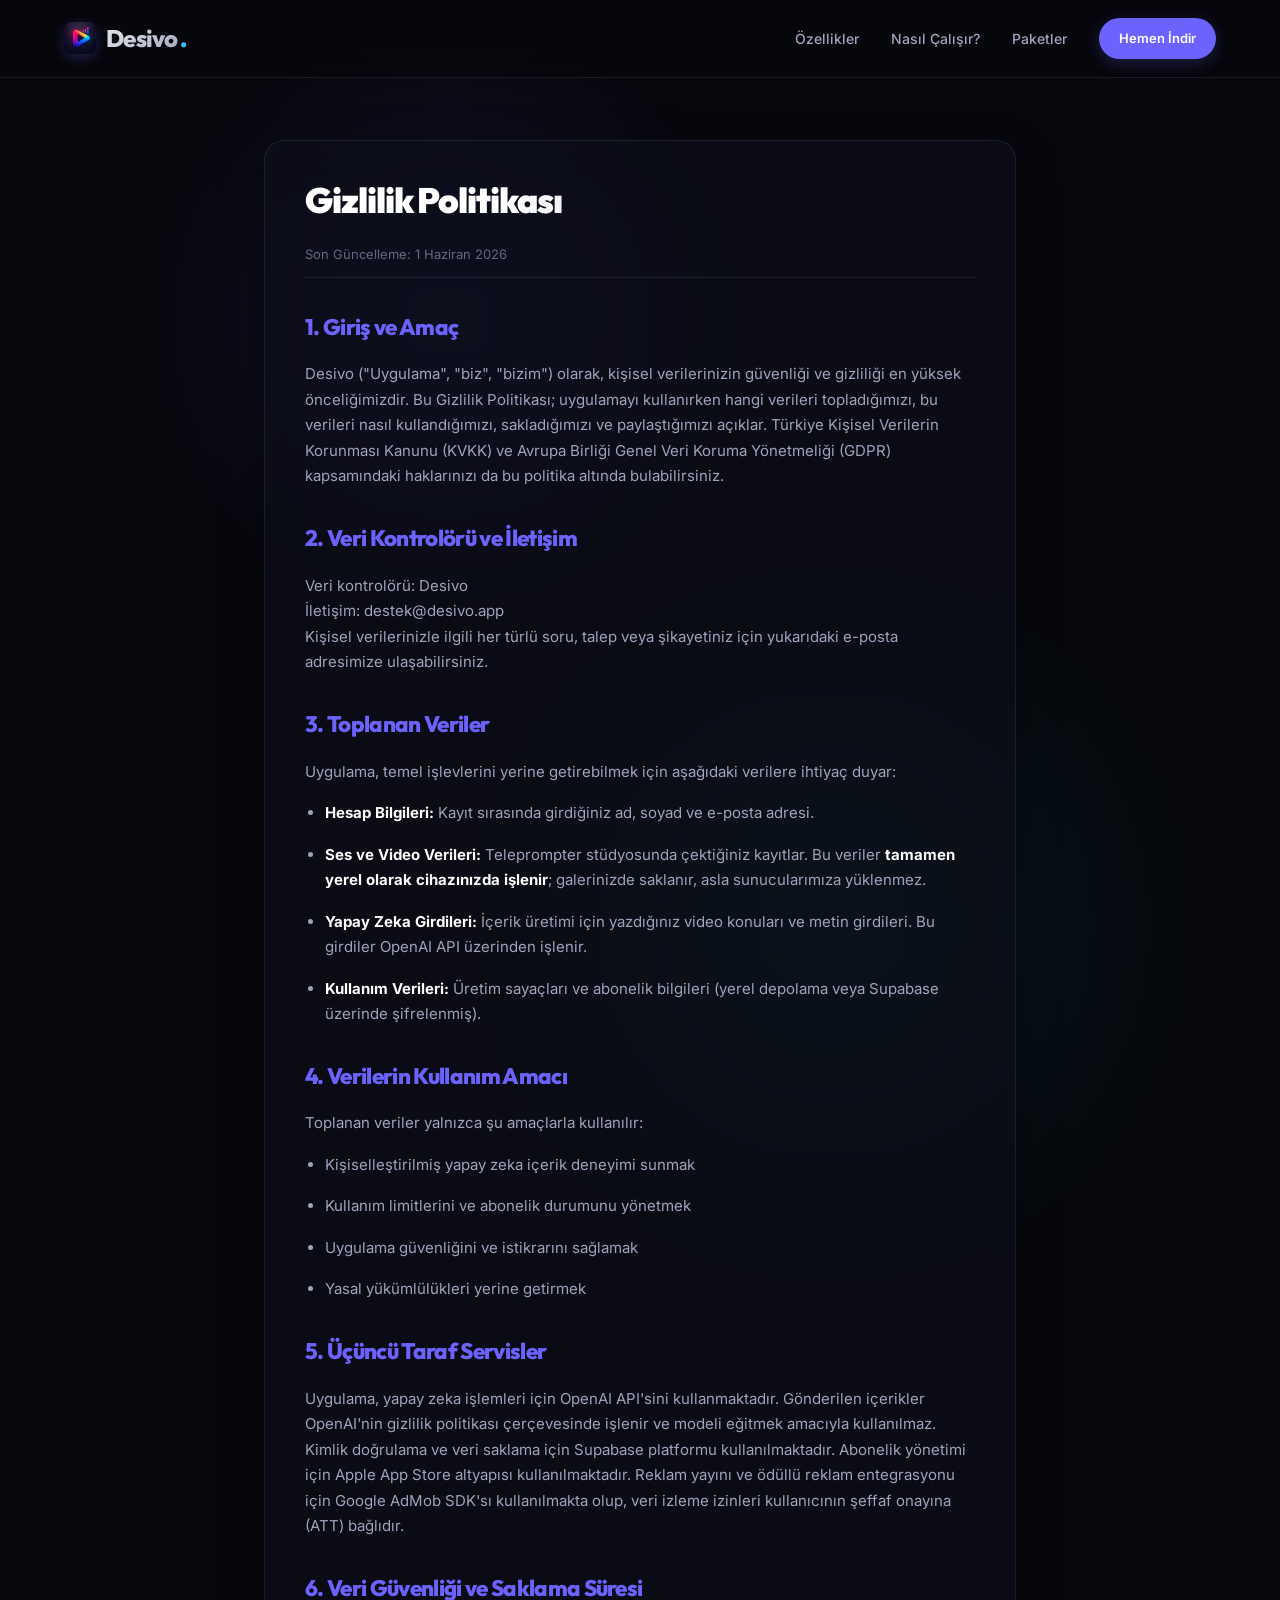
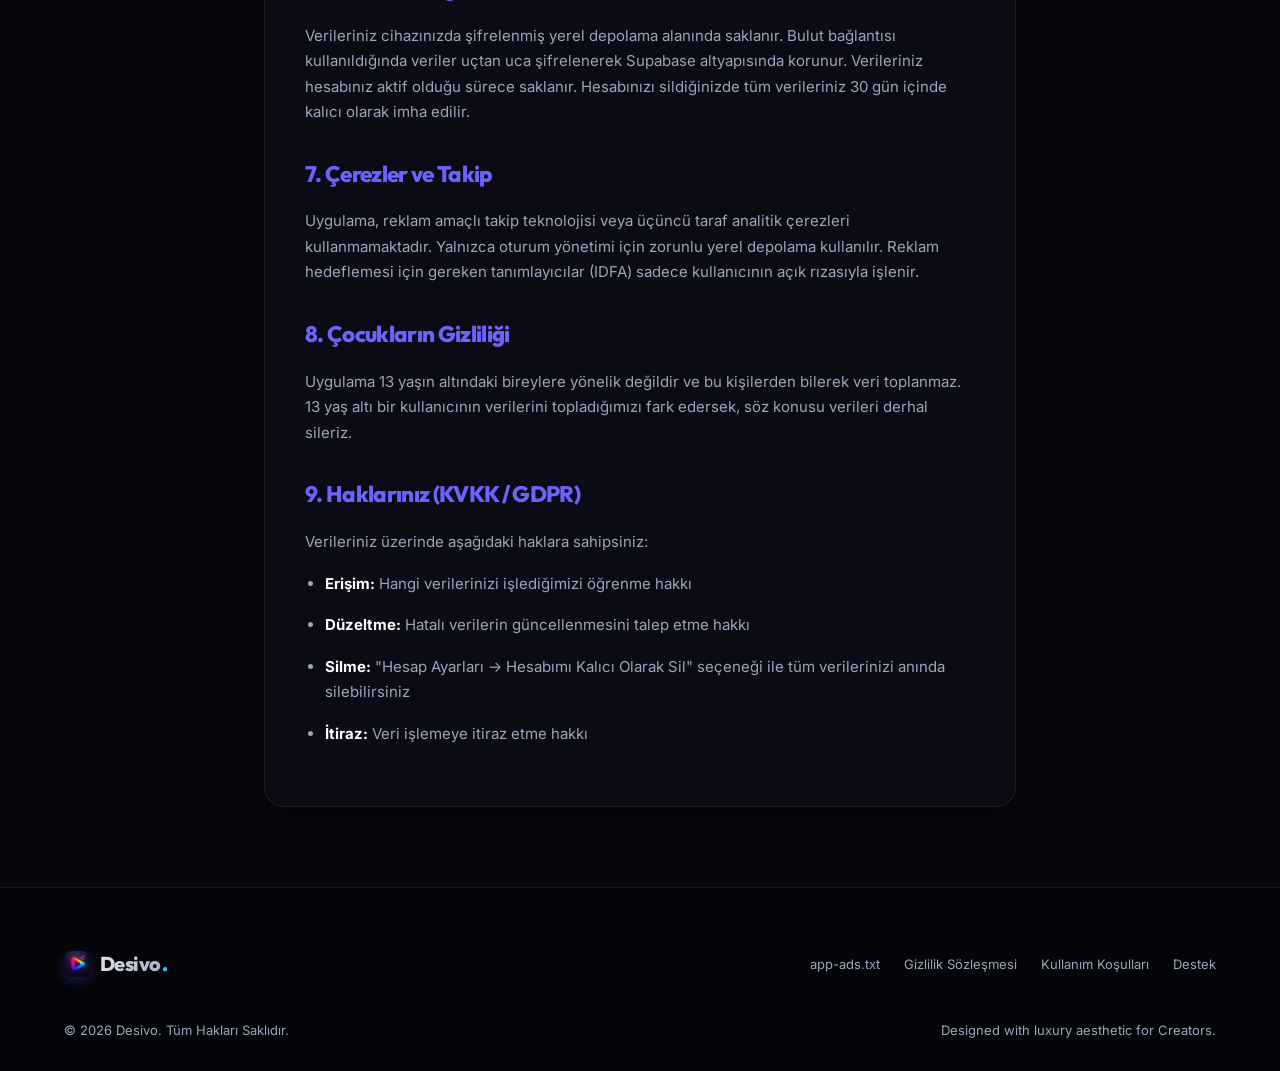
<file: privacy.html>
<!DOCTYPE html>
<html lang="tr">
<head>
  <meta charset="UTF-8">
  <meta name="viewport" content="width=device-width, initial-scale=1.0">
  <title>Desivo — Gizlilik Politikası | Privacy Policy</title>
  <link rel="stylesheet" href="style.css">
  <style>
    .doc-content {
      padding-top: 140px;
      padding-bottom: 80px;
      max-width: 800px;
      margin: 0 auto;
    }
    .doc-card {
      background: var(--card-bg);
      border: 1px solid var(--border);
      border-radius: var(--radius-lg);
      padding: 40px;
      backdrop-filter: blur(20px);
      -webkit-backdrop-filter: blur(20px);
      box-shadow: 0 15px 45px rgba(0, 0, 0, 0.4);
    }
    .doc-card h1 {
      font-size: 2.2rem;
      margin-bottom: 24px;
      background: linear-gradient(135deg, var(--text) 30%, var(--text-secondary));
      -webkit-background-clip: text;
      -webkit-text-fill-color: transparent;
    }
    .doc-card h2 {
      font-size: 1.4rem;
      text-align: left;
      margin-top: 32px;
      margin-bottom: 16px;
      color: var(--primary);
      background: none;
      -webkit-text-fill-color: initial;
    }
    .doc-card p, .doc-card li {
      font-size: 15px;
      color: var(--text-secondary);
      line-height: 1.7;
      margin-bottom: 16px;
    }
    .doc-card ul {
      margin-left: 20px;
      margin-bottom: 20px;
    }
    .doc-date {
      color: var(--text-muted);
      font-size: 13px;
      margin-bottom: 30px;
      border-bottom: 1px solid var(--border);
      padding-bottom: 12px;
    }
    .boldText {
      color: var(--text);
      font-weight: 700;
    }
    @media (max-width: 768px) {
      .doc-content {
        padding-top: 100px;
        padding-bottom: 40px;
      }
      .doc-card {
        padding: 24px;
        border-radius: var(--radius-md);
      }
    }
  </style>
</head>
<body>

  <!-- Navigation Bar -->
  <header>
    <div class="container nav-container">
      <a href="index.html" class="brand">
        <img src="assets/logo.png" alt="Desivo Logo" class="logo-img">
        Desivo<span>.</span>
      </a>
      <nav>
        <ul>
          <li><a href="index.html#features">Özellikler</a></li>
          <li><a href="index.html#how-it-works">Nasıl Çalışır?</a></li>
          <li><a href="index.html#pricing">Paketler</a></li>
          <li><a href="index.html#download" class="nav-cta">Hemen İndir</a></li>
        </ul>
      </nav>
    </div>
  </header>

  <!-- Content Section -->
  <div class="container doc-content">
    <div class="doc-card">
      <h1>Gizlilik Politikası</h1>
      <div class="doc-date">Son Güncelleme: 1 Haziran 2026</div>

      <h2>1. Giriş ve Amaç</h2>
      <p>Desivo ("Uygulama", "biz", "bizim") olarak, kişisel verilerinizin güvenliği ve gizliliği en yüksek önceliğimizdir. Bu Gizlilik Politikası; uygulamayı kullanırken hangi verileri topladığımızı, bu verileri nasıl kullandığımızı, sakladığımızı ve paylaştığımızı açıklar. Türkiye Kişisel Verilerin Korunması Kanunu (KVKK) ve Avrupa Birliği Genel Veri Koruma Yönetmeliği (GDPR) kapsamındaki haklarınızı da bu politika altında bulabilirsiniz.</p>

      <h2>2. Veri Kontrolörü ve İletişim</h2>
      <p>Veri kontrolörü: Desivo<br>İletişim: destek@desivo.app<br>Kişisel verilerinizle ilgili her türlü soru, talep veya şikayetiniz için yukarıdaki e-posta adresimize ulaşabilirsiniz.</p>

      <h2>3. Toplanan Veriler</h2>
      <p>Uygulama, temel işlevlerini yerine getirebilmek için aşağıdaki verilere ihtiyaç duyar:</p>
      <ul>
        <li><span class="boldText">Hesap Bilgileri:</span> Kayıt sırasında girdiğiniz ad, soyad ve e-posta adresi.</li>
        <li><span class="boldText">Ses ve Video Verileri:</span> Teleprompter stüdyosunda çektiğiniz kayıtlar. Bu veriler <span class="boldText">tamamen yerel olarak cihazınızda işlenir</span>; galerinizde saklanır, asla sunucularımıza yüklenmez.</li>
        <li><span class="boldText">Yapay Zeka Girdileri:</span> İçerik üretimi için yazdığınız video konuları ve metin girdileri. Bu girdiler OpenAI API üzerinden işlenir.</li>
        <li><span class="boldText">Kullanım Verileri:</span> Üretim sayaçları ve abonelik bilgileri (yerel depolama veya Supabase üzerinde şifrelenmiş).</li>
      </ul>

      <h2>4. Verilerin Kullanım Amacı</h2>
      <p>Toplanan veriler yalnızca şu amaçlarla kullanılır:</p>
      <ul>
        <li>Kişiselleştirilmiş yapay zeka içerik deneyimi sunmak</li>
        <li>Kullanım limitlerini ve abonelik durumunu yönetmek</li>
        <li>Uygulama güvenliğini ve istikrarını sağlamak</li>
        <li>Yasal yükümlülükleri yerine getirmek</li>
      </ul>

      <h2>5. Üçüncü Taraf Servisler</h2>
      <p>Uygulama, yapay zeka işlemleri için OpenAI API'sini kullanmaktadır. Gönderilen içerikler OpenAI'nin gizlilik politikası çerçevesinde işlenir ve modeli eğitmek amacıyla kullanılmaz. Kimlik doğrulama ve veri saklama için Supabase platformu kullanılmaktadır. Abonelik yönetimi için Apple App Store altyapısı kullanılmaktadır. Reklam yayını ve ödüllü reklam entegrasyonu için Google AdMob SDK'sı kullanılmakta olup, veri izleme izinleri kullanıcının şeffaf onayına (ATT) bağlıdır.</p>

      <h2>6. Veri Güvenliği ve Saklama Süresi</h2>
      <p>Verileriniz cihazınızda şifrelenmiş yerel depolama alanında saklanır. Bulut bağlantısı kullanıldığında veriler uçtan uca şifrelenerek Supabase altyapısında korunur. Verileriniz hesabınız aktif olduğu sürece saklanır. Hesabınızı sildiğinizde tüm verileriniz 30 gün içinde kalıcı olarak imha edilir.</p>

      <h2>7. Çerezler ve Takip</h2>
      <p>Uygulama, reklam amaçlı takip teknolojisi veya üçüncü taraf analitik çerezleri kullanmamaktadır. Yalnızca oturum yönetimi için zorunlu yerel depolama kullanılır. Reklam hedeflemesi için gereken tanımlayıcılar (IDFA) sadece kullanıcının açık rızasıyla işlenir.</p>

      <h2>8. Çocukların Gizliliği</h2>
      <p>Uygulama 13 yaşın altındaki bireylere yönelik değildir ve bu kişilerden bilerek veri toplanmaz. 13 yaş altı bir kullanıcının verilerini topladığımızı fark edersek, söz konusu verileri derhal sileriz.</p>

      <h2>9. Haklarınız (KVKK / GDPR)</h2>
      <p>Verileriniz üzerinde aşağıdaki haklara sahipsiniz:</p>
      <ul>
        <li><span class="boldText">Erişim:</span> Hangi verilerinizi işlediğimizi öğrenme hakkı</li>
        <li><span class="boldText">Düzeltme:</span> Hatalı verilerin güncellenmesini talep etme hakkı</li>
        <li><span class="boldText">Silme:</span> "Hesap Ayarları → Hesabımı Kalıcı Olarak Sil" seçeneği ile tüm verilerinizi anında silebilirsiniz</li>
        <li><span class="boldText">İtiraz:</span> Veri işlemeye itiraz etme hakkı</li>
      </ul>
    </div>
  </div>

  <!-- Footer Section -->
  <footer>
    <div class="container">
      <div class="footer-top">
        <a href="index.html" class="brand" style="font-size: 20px;">
          <img src="assets/logo.png" alt="Desivo Logo" class="logo-img footer-logo-img">
          Desivo<span>.</span>
        </a>
        <div class="footer-links">
          <a href="app-ads.txt" target="_blank">app-ads.txt</a>
          <a href="#" class="active">Gizlilik Sözleşmesi</a>
          <a href="terms.html">Kullanım Koşulları</a>
          <a href="#" id="link-support">Destek</a>
        </div>
      </div>
      <div class="footer-bottom">
        <p>&copy; 2026 Desivo. Tüm Hakları Saklıdır.</p>
        <p>Designed with luxury aesthetic for Creators.</p>
      </div>
    </div>
  </footer>

  <script>
    document.addEventListener('DOMContentLoaded', () => {
      const lang = localStorage.getItem('desivo_lang') || 'tr';
      if (lang !== 'tr') {
        const dicts = {
          en: {
            'nav ul li:nth-child(1) a': 'Features',
            'nav ul li:nth-child(2) a': 'How It Works',
            'nav ul li:nth-child(3) a': 'Pricing',
            'nav ul li:nth-child(4) a': 'Download Now',
            '.doc-card h1': 'Privacy Policy',
            '.doc-date': 'Last Updated: June 1, 2026',
            '.footer-links a:nth-child(2)': 'Privacy Policy',
            '.footer-links a:nth-child(3)': 'Terms of Use',
            '.footer-links a:nth-child(4)': 'Support',
            '.footer-bottom p:nth-child(1)': '&copy; 2026 Desivo. All Rights Reserved.'
          },
          es: {
            'nav ul li:nth-child(1) a': 'Características',
            'nav ul li:nth-child(2) a': 'Cómo Funciona',
            'nav ul li:nth-child(3) a': 'Planes',
            'nav ul li:nth-child(4) a': 'Descargar',
            '.doc-card h1': 'Política de Privacidad',
            '.doc-date': 'Última actualización: 1 de junio de 2026',
            '.footer-links a:nth-child(2)': 'Política de Privacidad',
            '.footer-links a:nth-child(3)': 'Términos de Uso',
            '.footer-links a:nth-child(4)': 'Soporte',
            '.footer-bottom p:nth-child(1)': '&copy; 2026 Desivo. Todos los derechos reservados.'
          },
          de: {
            'nav ul li:nth-child(1) a': 'Funktionen',
            'nav ul li:nth-child(2) a': 'Wie es funktioniert',
            'nav ul li:nth-child(3) a': 'Pakete',
            'nav ul li:nth-child(4) a': 'Herunterladen',
            '.doc-card h1': 'Datenschutzerklärung',
            '.doc-date': 'Zuletzt aktualisiert: 1. Juni 2026',
            '.footer-links a:nth-child(2)': 'Datenschutzerklärung',
            '.footer-links a:nth-child(3)': 'Nutzungsbedingungen',
            '.footer-links a:nth-child(4)': 'Support',
            '.footer-bottom p:nth-child(1)': '&copy; 2026 Desivo. Alle Rechte vorbehalten.'
          }
        };
        const dict = dicts[lang];
        if (dict) {
          for (const selector in dict) {
            const el = document.querySelector(selector);
            if (el) el.innerHTML = dict[selector];
          }
        }
      }
    });
  </script>

</body>
</html>
</file>
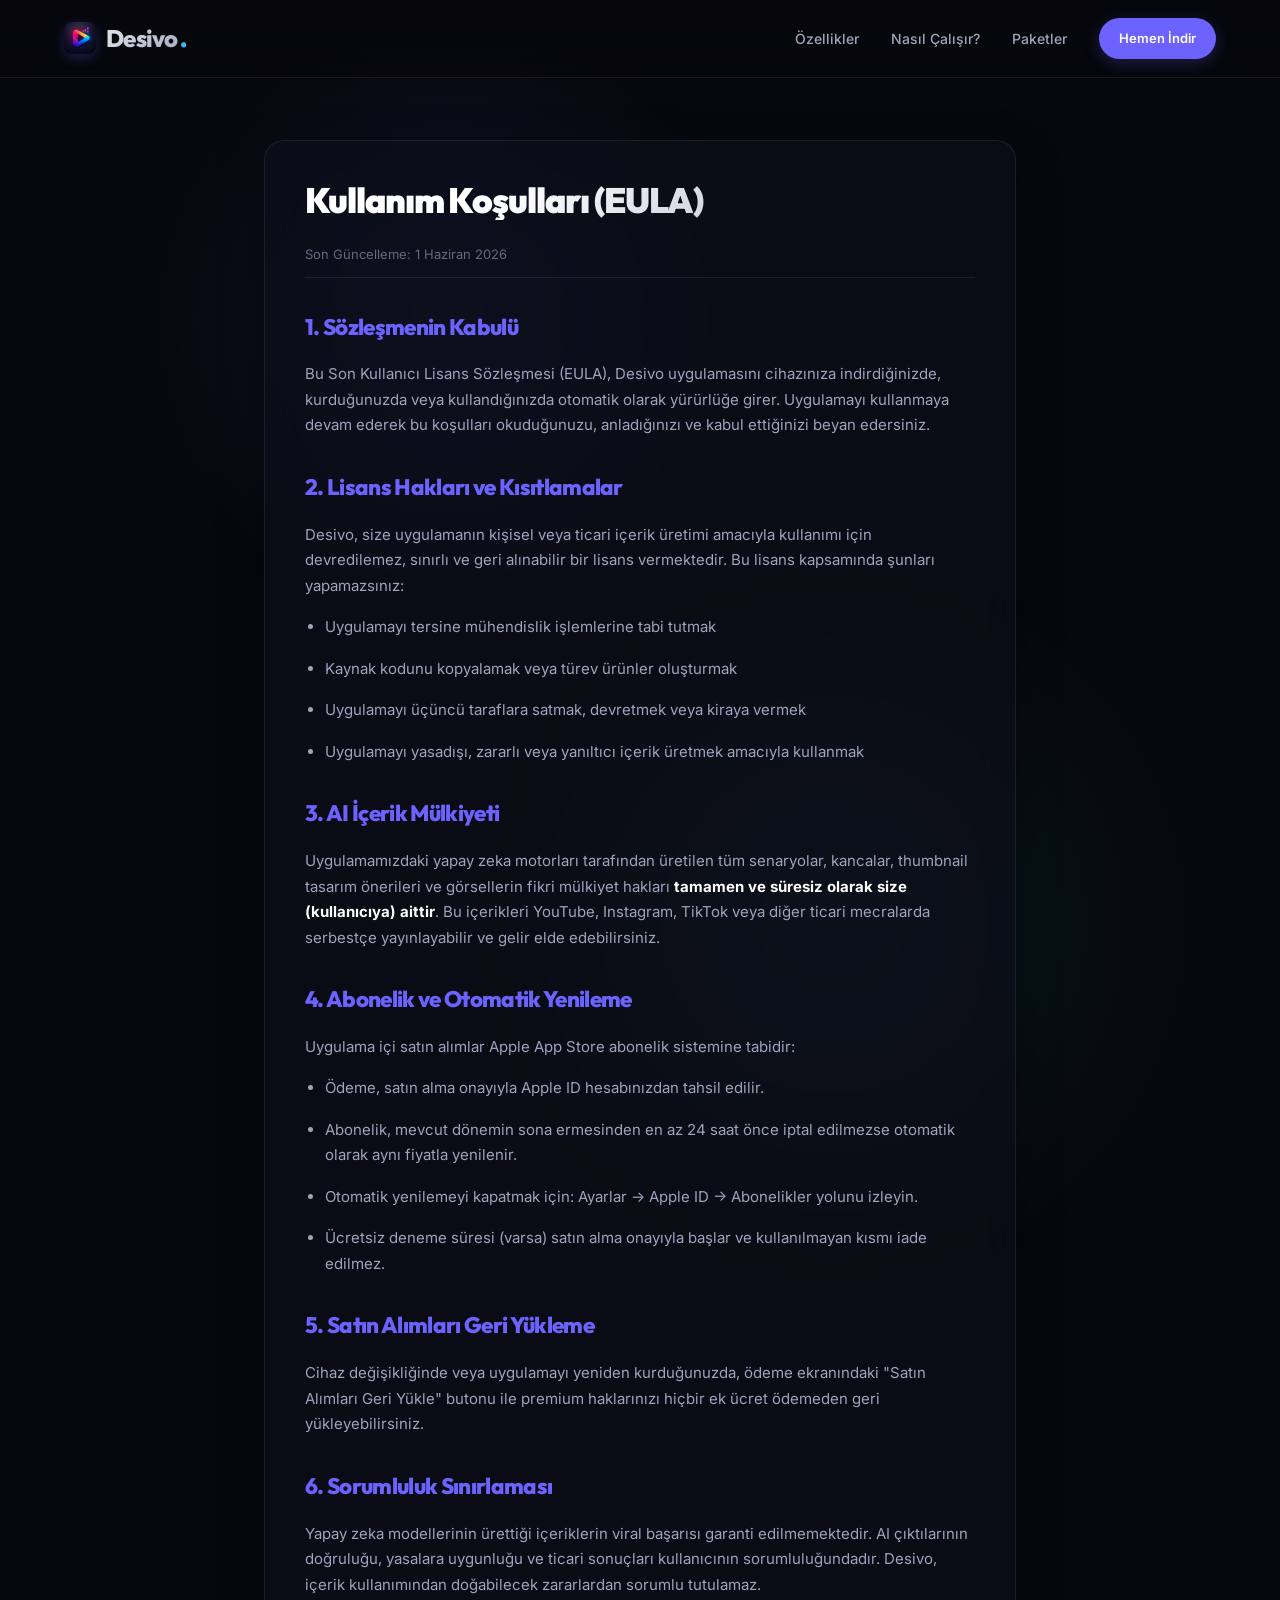
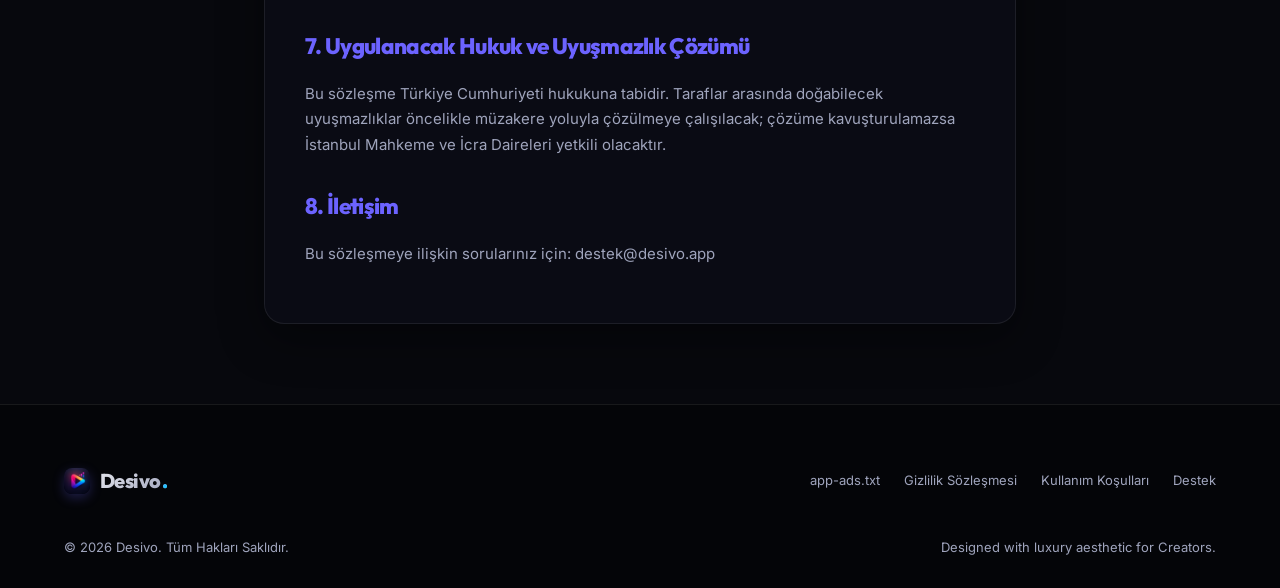
<file: terms.html>
<!DOCTYPE html>
<html lang="tr">
<head>
  <meta charset="UTF-8">
  <meta name="viewport" content="width=device-width, initial-scale=1.0">
  <title>Desivo — Kullanım Koşulları | Terms of Use</title>
  <link rel="stylesheet" href="style.css">
  <style>
    .doc-content {
      padding-top: 140px;
      padding-bottom: 80px;
      max-width: 800px;
      margin: 0 auto;
    }
    .doc-card {
      background: var(--card-bg);
      border: 1px solid var(--border);
      border-radius: var(--radius-lg);
      padding: 40px;
      backdrop-filter: blur(20px);
      -webkit-backdrop-filter: blur(20px);
      box-shadow: 0 15px 45px rgba(0, 0, 0, 0.4);
    }
    .doc-card h1 {
      font-size: 2.2rem;
      margin-bottom: 24px;
      background: linear-gradient(135deg, var(--text) 30%, var(--text-secondary));
      -webkit-background-clip: text;
      -webkit-text-fill-color: transparent;
    }
    .doc-card h2 {
      font-size: 1.4rem;
      text-align: left;
      margin-top: 32px;
      margin-bottom: 16px;
      color: var(--primary);
      background: none;
      -webkit-text-fill-color: initial;
    }
    .doc-card p, .doc-card li {
      font-size: 15px;
      color: var(--text-secondary);
      line-height: 1.7;
      margin-bottom: 16px;
    }
    .doc-card ul {
      margin-left: 20px;
      margin-bottom: 20px;
    }
    .doc-date {
      color: var(--text-muted);
      font-size: 13px;
      margin-bottom: 30px;
      border-bottom: 1px solid var(--border);
      padding-bottom: 12px;
    }
    .boldText {
      color: var(--text);
      font-weight: 700;
    }
    @media (max-width: 768px) {
      .doc-content {
        padding-top: 100px;
        padding-bottom: 40px;
      }
      .doc-card {
        padding: 24px;
        border-radius: var(--radius-md);
      }
    }
  </style>
</head>
<body>

  <!-- Navigation Bar -->
  <header>
    <div class="container nav-container">
      <a href="index.html" class="brand">
        <img src="assets/logo.png" alt="Desivo Logo" class="logo-img">
        Desivo<span>.</span>
      </a>
      <nav>
        <ul>
          <li><a href="index.html#features">Özellikler</a></li>
          <li><a href="index.html#how-it-works">Nasıl Çalışır?</a></li>
          <li><a href="index.html#pricing">Paketler</a></li>
          <li><a href="index.html#download" class="nav-cta">Hemen İndir</a></li>
        </ul>
      </nav>
    </div>
  </header>

  <!-- Content Section -->
  <div class="container doc-content">
    <div class="doc-card">
      <h1>Kullanım Koşulları (EULA)</h1>
      <div class="doc-date">Son Güncelleme: 1 Haziran 2026</div>

      <h2>1. Sözleşmenin Kabulü</h2>
      <p>Bu Son Kullanıcı Lisans Sözleşmesi (EULA), Desivo uygulamasını cihazınıza indirdiğinizde, kurduğunuzda veya kullandığınızda otomatik olarak yürürlüğe girer. Uygulamayı kullanmaya devam ederek bu koşulları okuduğunuzu, anladığınızı ve kabul ettiğinizi beyan edersiniz.</p>

      <h2>2. Lisans Hakları ve Kısıtlamalar</h2>
      <p>Desivo, size uygulamanın kişisel veya ticari içerik üretimi amacıyla kullanımı için devredilemez, sınırlı ve geri alınabilir bir lisans vermektedir. Bu lisans kapsamında şunları yapamazsınız:</p>
      <ul>
        <li>Uygulamayı tersine mühendislik işlemlerine tabi tutmak</li>
        <li>Kaynak kodunu kopyalamak veya türev ürünler oluşturmak</li>
        <li>Uygulamayı üçüncü taraflara satmak, devretmek veya kiraya vermek</li>
        <li>Uygulamayı yasadışı, zararlı veya yanıltıcı içerik üretmek amacıyla kullanmak</li>
      </ul>

      <h2>3. AI İçerik Mülkiyeti</h2>
      <p>Uygulamamızdaki yapay zeka motorları tarafından üretilen tüm senaryolar, kancalar, thumbnail tasarım önerileri ve görsellerin fikri mülkiyet hakları <span class="boldText">tamamen ve süresiz olarak size (kullanıcıya) aittir</span>. Bu içerikleri YouTube, Instagram, TikTok veya diğer ticari mecralarda serbestçe yayınlayabilir ve gelir elde edebilirsiniz.</p>

      <h2>4. Abonelik ve Otomatik Yenileme</h2>
      <p>Uygulama içi satın alımlar Apple App Store abonelik sistemine tabidir:</p>
      <ul>
        <li>Ödeme, satın alma onayıyla Apple ID hesabınızdan tahsil edilir.</li>
        <li>Abonelik, mevcut dönemin sona ermesinden en az 24 saat önce iptal edilmezse otomatik olarak aynı fiyatla yenilenir.</li>
        <li>Otomatik yenilemeyi kapatmak için: Ayarlar → Apple ID → Abonelikler yolunu izleyin.</li>
        <li>Ücretsiz deneme süresi (varsa) satın alma onayıyla başlar ve kullanılmayan kısmı iade edilmez.</li>
      </ul>

      <h2>5. Satın Alımları Geri Yükleme</h2>
      <p>Cihaz değişikliğinde veya uygulamayı yeniden kurduğunuzda, ödeme ekranındaki "Satın Alımları Geri Yükle" butonu ile premium haklarınızı hiçbir ek ücret ödemeden geri yükleyebilirsiniz.</p>

      <h2>6. Sorumluluk Sınırlaması</h2>
      <p>Yapay zeka modellerinin ürettiği içeriklerin viral başarısı garanti edilmemektedir. AI çıktılarının doğruluğu, yasalara uygunluğu ve ticari sonuçları kullanıcının sorumluluğundadır. Desivo, içerik kullanımından doğabilecek zararlardan sorumlu tutulamaz.</p>

      <h2>7. Uygulanacak Hukuk ve Uyuşmazlık Çözümü</h2>
      <p>Bu sözleşme Türkiye Cumhuriyeti hukukuna tabidir. Taraflar arasında doğabilecek uyuşmazlıklar öncelikle müzakere yoluyla çözülmeye çalışılacak; çözüme kavuşturulamazsa İstanbul Mahkeme ve İcra Daireleri yetkili olacaktır.</p>

      <h2>8. İletişim</h2>
      <p>Bu sözleşmeye ilişkin sorularınız için: destek@desivo.app</p>
    </div>
  </div>

  <!-- Footer Section -->
  <footer>
    <div class="container">
      <div class="footer-top">
        <a href="index.html" class="brand" style="font-size: 20px;">
          <img src="assets/logo.png" alt="Desivo Logo" class="logo-img footer-logo-img">
          Desivo<span>.</span>
        </a>
        <div class="footer-links">
          <a href="app-ads.txt" target="_blank">app-ads.txt</a>
          <a href="privacy.html">Gizlilik Sözleşmesi</a>
          <a href="#" class="active">Kullanım Koşulları</a>
          <a href="#" id="link-support">Destek</a>
        </div>
      </div>
      <div class="footer-bottom">
        <p>&copy; 2026 Desivo. Tüm Hakları Saklıdır.</p>
        <p>Designed with luxury aesthetic for Creators.</p>
      </div>
    </div>
  </footer>

  <script>
    document.addEventListener('DOMContentLoaded', () => {
      const lang = localStorage.getItem('desivo_lang') || 'tr';
      if (lang !== 'tr') {
        const dicts = {
          en: {
            'nav ul li:nth-child(1) a': 'Features',
            'nav ul li:nth-child(2) a': 'How It Works',
            'nav ul li:nth-child(3) a': 'Pricing',
            'nav ul li:nth-child(4) a': 'Download Now',
            '.doc-card h1': 'Terms of Use (EULA)',
            '.doc-date': 'Last Updated: June 1, 2026',
            '.footer-links a:nth-child(2)': 'Privacy Policy',
            '.footer-links a:nth-child(3)': 'Terms of Use',
            '.footer-links a:nth-child(4)': 'Support',
            '.footer-bottom p:nth-child(1)': '&copy; 2026 Desivo. All Rights Reserved.'
          },
          es: {
            'nav ul li:nth-child(1) a': 'Características',
            'nav ul li:nth-child(2) a': 'Cómo Funciona',
            'nav ul li:nth-child(3) a': 'Planes',
            'nav ul li:nth-child(4) a': 'Descargar',
            '.doc-card h1': 'Términos de Uso (EULA)',
            '.doc-date': 'Última actualización: 1 de junio de 2026',
            '.footer-links a:nth-child(2)': 'Política de Privacidad',
            '.footer-links a:nth-child(3)': 'Términos de Uso',
            '.footer-links a:nth-child(4)': 'Soporte',
            '.footer-bottom p:nth-child(1)': '&copy; 2026 Desivo. Todos los derechos reservados.'
          },
          de: {
            'nav ul li:nth-child(1) a': 'Funktionen',
            'nav ul li:nth-child(2) a': 'Wie es funktioniert',
            'nav ul li:nth-child(3) a': 'Pakete',
            'nav ul li:nth-child(4) a': 'Herunterladen',
            '.doc-card h1': 'Nutzungsbedingungen (EULA)',
            '.doc-date': 'Zuletzt aktualisiert: 1. Juni 2026',
            '.footer-links a:nth-child(2)': 'Datenschutzerklärung',
            '.footer-links a:nth-child(3)': 'Nutzungsbedingungen',
            '.footer-links a:nth-child(4)': 'Support',
            '.footer-bottom p:nth-child(1)': '&copy; 2026 Desivo. Alle Rechte vorbehalten.'
          }
        };
        const dict = dicts[lang];
        if (dict) {
          for (const selector in dict) {
            const el = document.querySelector(selector);
            if (el) el.innerHTML = dict[selector];
          }
        }
      }
    });
  </script>

</body>
</html>
</file>
<file: style.css>
@import url('https://fonts.googleapis.com/css2?family=Inter:wght@400;500;600;700&family=Outfit:wght@400;600;700;800;900&display=swap');

:root {
  --background: #07080D;
  --card-bg: rgba(13, 14, 25, 0.65);
  --border: rgba(255, 255, 255, 0.08);
  --border-focus: rgba(108, 99, 255, 0.4);
  
  --primary: #6C63FF;
  --primary-glow: rgba(108, 99, 255, 0.25);
  --secondary: #00F5FF;
  --secondary-glow: rgba(0, 245, 255, 0.25);
  --magenta: #FF2E93;
  --magenta-glow: rgba(255, 46, 147, 0.25);
  
  --text: #FFFFFF;
  --text-secondary: #9FA4BC;
  --text-muted: #646880;
  
  --transition: all 0.3s cubic-bezier(0.16, 1, 0.3, 1);
  --radius-lg: 20px;
  --radius-md: 14px;
}

/* Base Styles */
* {
  box-sizing: border-box;
  margin: 0;
  padding: 0;
}

html {
  scroll-behavior: smooth;
}

body {
  font-family: 'Inter', sans-serif;
  background-color: var(--background);
  color: var(--text);
  line-height: 1.6;
  overflow-x: hidden;
  position: relative;
}

/* Background Gradients & Glows with Ambient Glow Animations */
body::before {
  content: '';
  position: absolute;
  top: 0;
  left: 10%;
  width: 50vw;
  height: 50vw;
  background: radial-gradient(circle, rgba(108, 99, 255, 0.12) 0%, transparent 70%);
  z-index: -2;
  pointer-events: none;
  animation: ambientGlow 25s infinite ease-in-out alternate;
  will-change: transform;
}

body::after {
  content: '';
  position: absolute;
  top: 60vh;
  right: 5%;
  width: 60vw;
  height: 60vw;
  background: radial-gradient(circle, rgba(0, 245, 255, 0.08) 0%, transparent 70%);
  z-index: -2;
  pointer-events: none;
  animation: ambientGlow 30s infinite ease-in-out alternate-reverse;
  will-change: transform;
}

.gradient-glow-3 {
  position: absolute;
  bottom: 10%;
  left: 5%;
  width: 45vw;
  height: 45vw;
  background: radial-gradient(circle, rgba(255, 46, 147, 0.06) 0%, transparent 70%);
  z-index: -2;
  pointer-events: none;
  animation: ambientGlow 28s infinite ease-in-out alternate;
  will-change: transform;
}

@keyframes ambientGlow {
  0% {
    transform: translate(0, 0) scale(1);
  }
  33% {
    transform: translate(4vw, -5vh) scale(1.1);
  }
  66% {
    transform: translate(-3vw, 4vh) scale(0.92);
  }
  100% {
    transform: translate(0, 0) scale(1);
  }
}

/* Typography */
h1, h2, h3, h4, .brand {
  font-family: 'Outfit', sans-serif;
  letter-spacing: -0.03em;
}

h1 {
  font-weight: 900;
  line-height: 1.1;
}

h2 {
  font-weight: 800;
  font-size: 2.8rem;
  text-align: center;
  margin-bottom: 1.5rem;
  background: linear-gradient(135deg, var(--text) 30%, var(--text-secondary));
  -webkit-background-clip: text;
  -webkit-text-fill-color: transparent;
}

p {
  color: var(--text-secondary);
}

a {
  text-decoration: none;
  color: inherit;
  transition: var(--transition);
}

/* Container */
.container {
  max-width: 1200px;
  margin: 0 auto;
  padding: 0 24px;
}

/* Navigation Bar */
header {
  position: fixed;
  top: 0;
  left: 0;
  right: 0;
  z-index: 100;
  background: rgba(7, 8, 13, 0.6);
  backdrop-filter: blur(20px);
  -webkit-backdrop-filter: blur(20px);
  border-bottom: 1px solid var(--border);
  padding: 18px 0;
}

.nav-container {
  display: flex;
  justify-content: space-between;
  align-items: center;
}

.brand {
  display: flex;
  align-items: center;
  font-size: 24px;
  font-weight: 800;
  background: linear-gradient(135deg, #FFFFFF, #9FA4BC);
  -webkit-background-clip: text;
  -webkit-text-fill-color: transparent;
}

.brand span {
  background: linear-gradient(135deg, var(--primary), var(--secondary));
  -webkit-background-clip: text;
  -webkit-text-fill-color: transparent;
  margin-left: 2px;
}

.logo-img {
  width: 32px;
  height: 32px;
  margin-right: 10px;
  border-radius: 8px;
  object-fit: contain;
  box-shadow: 0 4px 12px var(--primary-glow);
}

.footer-logo-img {
  width: 26px;
  height: 26px;
}

nav ul {
  display: flex;
  list-style: none;
  gap: 32px;
  align-items: center;
}

nav a {
  font-size: 14px;
  font-weight: 500;
  color: var(--text-secondary);
  position: relative;
  padding: 6px 0;
}

nav a:hover {
  color: var(--text);
}

nav a:not(.nav-cta)::after {
  content: '';
  position: absolute;
  bottom: 0;
  left: 0;
  width: 100%;
  height: 2px;
  background: linear-gradient(90deg, var(--primary), var(--secondary));
  transform: scaleX(0);
  transform-origin: right;
  transition: transform 0.4s cubic-bezier(0.16, 1, 0.3, 1);
}

nav a:not(.nav-cta):hover::after {
  transform: scaleX(1);
  transform-origin: left;
}

.nav-cta {
  display: inline-flex;
  justify-content: center;
  align-items: center;
  text-align: center;
  background: linear-gradient(135deg, var(--primary), var(--primary));
  color: #FFF;
  padding: 10px 20px;
  border-radius: 30px;
  font-weight: 600;
  font-size: 13px;
  box-shadow: 0 4px 15px var(--primary-glow);
  white-space: nowrap;
  flex-shrink: 0;
}

.nav-cta:hover {
  transform: translateY(-2px);
  box-shadow: 0 6px 20px rgba(108, 99, 255, 0.4);
}

.nav-right {
  display: flex;
  align-items: center;
  gap: 32px;
}

.header-actions {
  display: flex;
  align-items: center;
  gap: 16px;
}

/* Beautiful premium style for the language selection dropdown */
#lang-select {
  -webkit-appearance: none !important;
  -moz-appearance: none !important;
  appearance: none !important;
  background: rgba(255, 255, 255, 0.05) url("data:image/svg+xml;utf8,<svg xmlns='http://www.w3.org/2000/svg' width='16' height='16' viewBox='0 0 24 24' fill='none' stroke='%239FA4BC' stroke-width='2.5' stroke-linecap='round' stroke-linejoin='round'><polyline points='6 9 12 15 18 9'></polyline></svg>") no-repeat right 10px center !important;
  background-size: 12px !important;
  border: 1px solid rgba(255, 255, 255, 0.12) !important;
  border-radius: 8px !important;
  color: var(--text) !important;
  padding: 6px 28px 6px 10px !important;
  font-family: 'Outfit', sans-serif !important;
  font-size: 11px !important;
  font-weight: 700 !important;
  outline: none !important;
  cursor: pointer !important;
  text-transform: uppercase !important;
  transition: var(--transition) !important;
  backdrop-filter: blur(8px) !important;
  -webkit-backdrop-filter: blur(8px) !important;
}

#lang-select:hover {
  background-color: rgba(255, 255, 255, 0.08) !important;
  border-color: rgba(255, 255, 255, 0.25) !important;
  box-shadow: 0 0 10px rgba(255, 255, 255, 0.05) !important;
}

#lang-select:focus {
  border-color: var(--primary) !important;
  box-shadow: 0 0 12px var(--primary-glow) !important;
}

#lang-select option {
  background: #07080D !important;
  color: var(--text) !important;
}

/* Hamburger toggle menu button styling */
.menu-toggle {
  display: none;
  background: transparent !important;
  border: none !important;
  outline: none !important;
  box-shadow: none !important;
  color: var(--text) !important;
  cursor: pointer !important;
  padding: 8px !important;
  border-radius: 8px !important;
  transition: var(--transition) !important;
  align-items: center !important;
  justify-content: center !important;
  -webkit-appearance: none !important;
  -moz-appearance: none !important;
  appearance: none !important;
}

.menu-toggle:hover {
  background: rgba(255, 255, 255, 0.05) !important;
}

.menu-toggle svg {
  display: block !important;
  transition: transform 0.4s cubic-bezier(0.16, 1, 0.3, 1) !important;
}

.menu-toggle .line-1,
.menu-toggle .line-2,
.menu-toggle .line-3 {
  transition: transform 0.4s cubic-bezier(0.16, 1, 0.3, 1), 
              opacity 0.4s cubic-bezier(0.16, 1, 0.3, 1),
              stroke 0.4s cubic-bezier(0.16, 1, 0.3, 1) !important;
  transform-origin: center !important;
  stroke: var(--text) !important;
}

/* Hamburger animation to X */
.menu-toggle.active .line-1 {
  transform: translateY(6px) rotate(45deg) !important;
  stroke: var(--magenta) !important;
}

.menu-toggle.active .line-2 {
  opacity: 0 !important;
  transform: scaleX(0) !important;
}

.menu-toggle.active .line-3 {
  transform: translateY(-6px) rotate(-45deg) !important;
  stroke: var(--magenta) !important;
}

/* Hero Section */
.hero {
  padding-top: 180px;
  padding-bottom: 100px;
  position: relative;
}

.hero-wrapper {
  display: grid;
  grid-template-columns: 1.1fr 0.9fr;
  gap: 40px;
  align-items: center;
}

.badge {
  display: inline-flex;
  align-items: center;
  background: rgba(108, 99, 255, 0.1);
  border: 1px solid rgba(108, 99, 255, 0.25);
  border-radius: 30px;
  padding: 6px 14px;
  font-size: 12px;
  font-weight: 600;
  color: var(--primary);
  margin-bottom: 24px;
}

.badge-dot {
  width: 6px;
  height: 6px;
  background-color: var(--primary);
  border-radius: 50%;
  margin-right: 8px;
  animation: pulse 2s infinite;
}

@keyframes pulse {
  0% { transform: scale(0.9); opacity: 0.6; }
  50% { transform: scale(1.2); opacity: 1; box-shadow: 0 0 8px var(--primary); }
  100% { transform: scale(0.9); opacity: 0.6; }
}

.hero h1 {
  font-size: 4rem;
  margin-bottom: 20px;
  background: linear-gradient(135deg, #FFFFFF 50%, #9FA4BC 100%);
  -webkit-background-clip: text;
  -webkit-text-fill-color: transparent;
}

.hero h1 span {
  background: linear-gradient(135deg, var(--primary) 20%, var(--magenta) 80%);
  -webkit-background-clip: text;
  -webkit-text-fill-color: transparent;
}

.hero p {
  font-size: 1.15rem;
  margin-bottom: 40px;
  line-height: 1.7;
}

.app-stores {
  display: flex;
  gap: 16px;
  flex-wrap: wrap;
  margin-bottom: 30px;
}

.store-button {
  background: #000000;
  border: 1px solid var(--border);
  border-radius: 12px;
  padding: 10px 22px;
  display: flex;
  align-items: center;
  gap: 12px;
  transition: var(--transition);
}

.store-button:hover {
  border-color: rgba(255, 255, 255, 0.3);
  transform: translateY(-2px);
  background: #0d0e14;
}

.store-button-disabled {
  background: rgba(13, 14, 25, 0.4);
  border: 1px solid rgba(255, 255, 255, 0.03);
  border-radius: 12px;
  padding: 10px 22px;
  display: flex;
  align-items: center;
  gap: 12px;
  cursor: default;
  opacity: 0.5;
  pointer-events: none;
}

.store-text {
  display: flex;
  flex-direction: column;
}

.store-text span:first-child {
  font-size: 10px;
  color: var(--text-secondary);
  text-transform: uppercase;
}

.store-text span:last-child {
  font-size: 15px;
  font-weight: 700;
  font-family: 'Outfit', sans-serif;
}

.hero-image-wrapper {
  position: relative;
  display: flex;
  justify-content: center;
  animation: float 6s ease-in-out infinite;
}

.hero-image-wrapper::before {
  content: '';
  position: absolute;
  top: 50%;
  left: 50%;
  transform: translate(-50%, -50%);
  width: 105%;
  height: 105%;
  background: radial-gradient(circle, rgba(108, 99, 255, 0.25) 0%, transparent 60%);
  filter: blur(40px);
  z-index: -1;
  pointer-events: none;
}

.hero-img {
  width: 100%;
  max-width: 500px;
  border-radius: var(--radius-lg);
  box-shadow: 0 20px 50px rgba(0, 0, 0, 0.5);
  will-change: transform;
}

@keyframes float {
  0% { transform: translateY(0px); }
  50% { transform: translateY(-12px); }
  100% { transform: translateY(0px); }
}

/* Features Section */
.features {
  padding: 100px 0;
  position: relative;
}

.features-grid {
  display: grid;
  grid-template-columns: repeat(auto-fit, minmax(min(100%, 280px), 1fr));
  gap: 24px;
  margin-top: 50px;
}

.feature-card {
  background: var(--card-bg);
  backdrop-filter: blur(16px);
  -webkit-backdrop-filter: blur(16px);
  border: 1px solid var(--border);
  border-radius: var(--radius-lg);
  padding: 32px;
  transition: var(--transition);
  position: relative;
  overflow: hidden;
}

.feature-card::before {
  content: '';
  position: absolute;
  top: 0;
  left: 0;
  width: 100%;
  height: 2px;
  background: linear-gradient(90deg, transparent, var(--primary), transparent);
  transform: translateX(-100%);
  transition: all 0.5s ease;
}

.feature-card:hover {
  transform: translateY(-6px) scale(1.02);
  border-color: var(--primary);
  box-shadow: 0 12px 30px rgba(108, 99, 255, 0.15), 0 0 15px rgba(108, 99, 255, 0.1);
}

.feature-card:hover::before {
  transform: translateX(100%);
}

.feature-icon {
  width: 46px;
  height: 46px;
  border-radius: var(--radius-md);
  background: rgba(108, 99, 255, 0.1);
  display: flex;
  align-items: center;
  justify-content: center;
  color: var(--primary);
  margin-bottom: 24px;
  border: 1px solid rgba(108, 99, 255, 0.15);
}

.feature-card:nth-child(2n) .feature-icon {
  background: rgba(255, 46, 147, 0.1);
  color: var(--magenta);
  border-color: rgba(255, 46, 147, 0.15);
}

.feature-card:nth-child(3n) .feature-icon {
  background: rgba(0, 245, 255, 0.1);
  color: var(--secondary);
  border-color: rgba(0, 245, 255, 0.15);
}

.feature-card h3 {
  font-size: 20px;
  font-weight: 700;
  color: var(--text);
  margin-bottom: 12px;
}

.feature-card p {
  font-size: 14px;
  color: var(--text-secondary);
  line-height: 1.6;
}

/* How It Works Section */
.how-it-works {
  padding: 100px 0;
  position: relative;
}

.steps-wrapper {
  display: grid;
  grid-template-columns: repeat(3, 1fr);
  gap: 32px;
  margin-top: 50px;
}

.step-card {
  background: var(--card-bg);
  backdrop-filter: blur(16px);
  -webkit-backdrop-filter: blur(16px);
  border: 1px solid var(--border);
  border-radius: var(--radius-lg);
  padding: 40px 32px;
  transition: var(--transition);
  position: relative;
  overflow: hidden;
  display: flex;
  flex-direction: column;
}

.step-card::before {
  content: '';
  position: absolute;
  top: 0;
  left: 0;
  width: 100%;
  height: 2px;
  background: linear-gradient(90deg, transparent, var(--secondary), transparent);
  transform: translateX(-100%);
  transition: all 0.5s ease;
}

.step-card:hover {
  transform: translateY(-6px) scale(1.02);
  border-color: var(--secondary);
  box-shadow: 0 12px 30px rgba(0, 245, 255, 0.15), 0 0 15px rgba(0, 245, 255, 0.1);
}

.step-card:hover::before {
  transform: translateX(100%);
}

.step-number {
  font-family: 'Outfit', sans-serif;
  font-size: 3.5rem;
  font-weight: 900;
  background: linear-gradient(135deg, var(--primary), var(--secondary));
  -webkit-background-clip: text;
  -webkit-text-fill-color: transparent;
  margin-bottom: 20px;
  line-height: 1;
  display: inline-block;
  filter: drop-shadow(0 2px 8px var(--primary-glow));
}

.step-card h3 {
  font-size: 22px;
  font-weight: 700;
  color: var(--text);
  margin-bottom: 14px;
}

.step-card p {
  font-size: 14px;
  color: var(--text-secondary);
  line-height: 1.6;
}

/* Download / CTA Section */
.cta-section {
  padding: 100px 0;
  position: relative;
}

.cta-wrapper {
  background: linear-gradient(135deg, rgba(13, 14, 25, 0.8) 0%, rgba(7, 8, 13, 0.95) 100%);
  border: 1px solid var(--border);
  border-radius: var(--radius-lg);
  padding: 80px 40px;
  text-align: center;
  position: relative;
  overflow: hidden;
}

.cta-wrapper::before {
  content: '';
  position: absolute;
  top: 50%;
  left: 50%;
  transform: translate(-50%, -50%);
  width: 80%;
  height: 80%;
  background: radial-gradient(circle, rgba(108, 99, 255, 0.15) 0%, transparent 60%);
  z-index: -1;
  pointer-events: none;
}

.cta-wrapper h2 {
  font-size: 3rem;
  margin-bottom: 1.5rem;
  font-weight: 800;
}

.cta-wrapper p {
  max-width: 600px;
  margin: 0 auto 40px auto;
  font-size: 1.2rem;
}

.cta-wrapper .app-stores {
  justify-content: center;
}

/* Footer Section */
footer {
  background-color: #040508;
  border-top: 1px solid var(--border);
  padding: 60px 0 30px 0;
  font-size: 13px;
  color: var(--text-muted);
}

.footer-top {
  display: flex;
  justify-content: space-between;
  align-items: center;
  margin-bottom: 40px;
  flex-wrap: wrap;
  gap: 20px;
}

.footer-links {
  display: flex;
  gap: 24px;
}

.footer-links a {
  color: var(--text-secondary);
}

.footer-links a:hover {
  color: var(--text);
}

.footer-bottom {
  display: flex;
  justify-content: space-between;
  align-items: center;
  flex-wrap: wrap;
  gap: 10px;
}

/* Responsiveness */
@media (max-width: 991px) {
  h2 {
    font-size: 2.2rem;
  }
  
  .hero {
    padding-top: 140px;
    padding-bottom: 60px;
  }
  
  .hero-wrapper {
    grid-template-columns: 1fr;
    text-align: center;
    gap: 50px;
  }
  
  .hero h1 {
    font-size: 3rem;
  }
  
  .app-stores {
    justify-content: center;
  }
  
  .steps-wrapper {
    grid-template-columns: 1fr;
    gap: 24px;
  }
}

@media (max-width: 768px) {
  body.menu-open {
    overflow: hidden;
  }

  .menu-toggle {
    display: flex;
    z-index: 101;
  }

  #nav-menu {
    position: fixed;
    top: 0;
    right: 0;
    width: 290px;
    height: 100vh;
    background: rgba(7, 8, 13, 0.96);
    backdrop-filter: blur(20px);
    -webkit-backdrop-filter: blur(20px);
    border-left: 1px solid var(--border);
    box-shadow: -10px 0 30px rgba(0, 0, 0, 0.5);
    padding: 100px 30px 40px 30px;
    transform: translateX(100%);
    opacity: 0;
    pointer-events: none;
    transition: transform 0.4s cubic-bezier(0.16, 1, 0.3, 1),
                opacity 0.4s cubic-bezier(0.16, 1, 0.3, 1);
    z-index: 90;
    display: flex;
    flex-direction: column;
  }

  #nav-menu.active {
    transform: translateX(0);
    opacity: 1;
    pointer-events: all;
  }

  #nav-menu ul {
    flex-direction: column;
    align-items: flex-start;
    gap: 24px;
    width: 100%;
    display: flex;
  }

  #nav-menu ul li {
    width: 100%;
  }

  #nav-menu ul li a {
    display: block;
    font-size: 18px;
    font-weight: 600;
    padding: 10px 0;
    border-bottom: 1px solid rgba(255, 255, 255, 0.03);
    width: 100%;
  }

  #nav-menu ul li a.nav-cta {
    display: inline-flex;
    justify-content: center;
    align-items: center;
    border-bottom: none;
    margin-top: 10px;
    padding: 14px;
    width: 100%;
    font-size: 15px;
    box-sizing: border-box;
  }
  
  .cta-wrapper {
    padding: 60px 20px;
  }
  
  .cta-wrapper h2 {
    font-size: 2rem;
  }
  
  .footer-top {
    flex-direction: column;
    text-align: center;
  }
  
  .footer-links {
    justify-content: center;
    flex-wrap: wrap;
  }
  
  .footer-bottom {
    flex-direction: column;
    text-align: center;
  }
}

/* FAQ Accordion Section */
.faq-section {
  padding: 100px 0;
  position: relative;
}

.faq-wrapper {
  max-width: 800px;
  margin: 50px auto 0 auto;
  display: flex;
  flex-direction: column;
  gap: 18px;
}

.faq-item {
  background: var(--card-bg);
  border: 1px solid var(--border);
  border-radius: var(--radius-md);
  backdrop-filter: blur(16px);
  -webkit-backdrop-filter: blur(16px);
  padding: 22px 28px;
  transition: border-color 0.3s, box-shadow 0.3s, transform 0.3s;
  cursor: pointer;
  overflow: hidden;
}

.faq-item:hover {
  transform: translateY(-2px);
  border-color: rgba(108, 99, 255, 0.2);
}

.faq-item[open] {
  border-color: rgba(108, 99, 255, 0.35);
  box-shadow: 0 8px 24px var(--primary-glow);
}

.faq-item summary {
  font-family: 'Outfit', sans-serif;
  font-size: 16px;
  font-weight: 700;
  color: var(--text);
  list-style: none;
  position: relative;
  padding-right: 30px;
  outline: none;
}

.faq-item summary::-webkit-details-marker {
  display: none;
}

.faq-item summary::after {
  content: '';
  position: absolute;
  right: 4px;
  top: 50%;
  width: 8px;
  height: 8px;
  border-right: 2px solid var(--primary);
  border-bottom: 2px solid var(--primary);
  transform: translateY(-50%) rotate(45deg);
  transition: transform 0.4s cubic-bezier(0.16, 1, 0.3, 1), border-color 0.4s;
}

.faq-item[open] summary::after {
  transform: translateY(-50%) rotate(225deg);
  border-color: var(--magenta);
}

.faq-answer {
  margin-top: 16px;
  padding-top: 16px;
  border-top: 1px solid var(--border);
  font-size: 14px;
  color: var(--text-secondary);
  line-height: 1.7;
}

/* App Showcase Section */
.app-showcase {
  padding: 100px 0;
  position: relative;
}

.showcase-grid {
  display: flex;
  flex-direction: column;
  gap: 80px;
  margin-top: 50px;
}

.showcase-card {
  display: grid;
  grid-template-columns: 1fr 1fr;
  gap: 60px;
  align-items: center;
}

.showcase-card.reverse {
  direction: rtl;
}

.showcase-card.reverse .showcase-content {
  direction: ltr;
}

.showcase-img-wrapper {
  position: relative;
  display: flex;
  justify-content: center;
  align-items: center;
}

.showcase-img-wrapper::before {
  content: '';
  position: absolute;
  top: 50%;
  left: 50%;
  transform: translate(-50%, -50%);
  width: 90%;
  height: 90%;
  background: radial-gradient(circle, rgba(108, 99, 255, 0.15) 0%, transparent 60%);
  filter: blur(30px);
  z-index: -1;
  pointer-events: none;
}

.showcase-card:nth-child(2n) .showcase-img-wrapper::before {
  background: radial-gradient(circle, rgba(255, 46, 147, 0.15) 0%, transparent 60%);
}

.showcase-img {
  width: 100%;
  max-width: 320px;
  border-radius: var(--radius-lg);
  box-shadow: 0 15px 35px rgba(0, 0, 0, 0.4);
  transition: var(--transition);
}

.showcase-img:hover {
  transform: translateY(-5px) scale(1.02);
}

.showcase-content {
  display: flex;
  flex-direction: column;
  justify-content: center;
}

.showcase-badge {
  display: inline-flex;
  align-items: center;
  align-self: flex-start;
  background: rgba(0, 245, 255, 0.1);
  border: 1px solid rgba(0, 245, 255, 0.25);
  border-radius: 30px;
  padding: 6px 14px;
  font-size: 11px;
  font-weight: 600;
  color: var(--secondary);
  margin-bottom: 20px;
  text-transform: uppercase;
  letter-spacing: 0.05em;
}

.showcase-card:nth-child(2n) .showcase-badge {
  background: rgba(255, 46, 147, 0.1);
  border-color: rgba(255, 46, 147, 0.25);
  color: var(--magenta);
}

.showcase-card:nth-child(3n) .showcase-badge {
  background: rgba(108, 99, 255, 0.1);
  border-color: rgba(108, 99, 255, 0.25);
  color: var(--primary);
}

.showcase-content h3 {
  font-family: 'Outfit', sans-serif;
  font-size: 2rem;
  font-weight: 800;
  color: var(--text);
  margin-bottom: 16px;
  line-height: 1.2;
}

.showcase-content p {
  font-size: 15px;
  color: var(--text-secondary);
  line-height: 1.7;
}

@media (max-width: 991px) {
  .showcase-card {
    grid-template-columns: 1fr;
    gap: 40px;
    text-align: center;
  }
  
  .showcase-card.reverse {
    direction: ltr;
  }
  
  .showcase-badge {
    align-self: center;
  }
  
  .showcase-grid {
    gap: 60px;
  }
}

/* Pricing Section */
.pricing-section {
  padding: 100px 0;
  position: relative;
}

.pricing-grid {
  display: grid;
  grid-template-columns: repeat(3, 1fr);
  gap: 32px;
  margin-top: 50px;
  align-items: stretch;
}

.pricing-card {
  background: var(--card-bg);
  border: 1px solid var(--border);
  border-radius: var(--radius-lg);
  padding: 45px 35px;
  position: relative;
  transition: var(--transition);
  display: flex;
  flex-direction: column;
  backdrop-filter: blur(16px);
  -webkit-backdrop-filter: blur(16px);
}

.pricing-card:hover {
  transform: translateY(-6px) scale(1.02);
  border-color: var(--primary);
  box-shadow: 0 12px 30px rgba(108, 99, 255, 0.15), 0 0 15px rgba(108, 99, 255, 0.1);
}

.pricing-card.popular {
  border-color: var(--secondary);
  box-shadow: 0 8px 32px var(--secondary-glow);
}

.pricing-card.popular:hover {
  transform: translateY(-6px) scale(1.02);
  border-color: var(--secondary);
  box-shadow: 0 12px 40px rgba(0, 245, 255, 0.35), 0 0 20px rgba(0, 245, 255, 0.15);
}

#plan-agency:hover {
  border-color: var(--magenta);
  box-shadow: 0 12px 30px rgba(255, 46, 147, 0.15), 0 0 15px rgba(255, 46, 147, 0.1);
}

.popular-badge {
  position: absolute;
  top: -16px;
  left: 50%;
  transform: translateX(-50%);
  background: linear-gradient(135deg, var(--secondary), var(--magenta));
  padding: 6px 18px;
  border-radius: 30px;
  font-size: 11px;
  font-weight: 700;
  text-transform: uppercase;
  color: #07080D;
  letter-spacing: 0.05em;
  box-shadow: 0 4px 12px var(--secondary-glow);
}

.plan-header {
  text-align: center;
  margin-bottom: 30px;
  border-bottom: 1px solid var(--border);
  padding-bottom: 25px;
}

.plan-header h3 {
  font-family: 'Outfit', sans-serif;
  font-size: 22px;
  font-weight: 700;
  color: var(--text);
  margin-bottom: 12px;
}

.plan-price {
  font-family: 'Outfit', sans-serif;
  font-size: 2.8rem;
  font-weight: 900;
  color: var(--text);
  line-height: 1.1;
  margin-bottom: 8px;
}

.plan-price span {
  font-size: 14px;
  color: var(--text-secondary);
  font-weight: 500;
}

.plan-limit {
  font-size: 12px;
  font-weight: 700;
  color: var(--primary);
  text-transform: uppercase;
  letter-spacing: 0.08em;
}

.pricing-card.popular .plan-limit {
  color: var(--secondary);
}

.plan-features {
  list-style: none;
  margin-bottom: 40px;
  display: flex;
  flex-direction: column;
  gap: 16px;
  flex-grow: 1;
}

.plan-features li {
  font-size: 14px;
  color: var(--text-secondary);
  position: relative;
  padding-left: 26px;
  line-height: 1.5;
}

.plan-features li::before {
  content: '✓';
  position: absolute;
  left: 0;
  top: 0;
  color: var(--primary);
  font-weight: 700;
}

.pricing-card.popular .plan-features li::before {
  color: var(--secondary);
}

.plan-btn {
  display: block;
  width: 100%;
  padding: 14px 20px;
  border-radius: var(--radius-md);
  text-align: center;
  font-weight: 700;
  font-size: 14px;
  transition: var(--transition);
}

.outline-btn {
  border: 1px solid var(--border);
  color: var(--text);
  background: transparent;
}

.outline-btn:hover {
  background: rgba(255, 255, 255, 0.05);
  border-color: rgba(255, 255, 255, 0.2);
}

.secondary-btn {
  background: linear-gradient(135deg, var(--secondary), var(--secondary));
  color: #07080D;
  box-shadow: 0 4px 15px var(--secondary-glow);
}

.secondary-btn:hover {
  transform: translateY(-2px);
  box-shadow: 0 6px 20px rgba(0, 245, 255, 0.4);
}

.primary-btn {
  background: var(--primary);
  color: #FFF;
  box-shadow: 0 4px 15px var(--primary-glow);
}

.primary-btn:hover {
  transform: translateY(-2px);
  box-shadow: 0 6px 20px rgba(108, 99, 255, 0.4);
}

@media (max-width: 991px) {
  .pricing-grid {
    grid-template-columns: 1fr;
    gap: 40px;
    max-width: 450px;
    margin: 50px auto 0 auto;
  }
}

/* Why Desivo / Metrics Section */
.why-desivo {
  padding: 100px 0;
  position: relative;
}

.metrics-grid {
  display: grid;
  grid-template-columns: repeat(4, 1fr);
  gap: 24px;
  margin-top: 50px;
  align-items: stretch;
}

.metric-card {
  background: var(--card-bg);
  border: 1px solid var(--border);
  border-radius: var(--radius-lg);
  padding: 40px 24px;
  text-align: center;
  transition: var(--transition);
  display: flex;
  flex-direction: column;
  align-items: center;
  backdrop-filter: blur(16px);
  -webkit-backdrop-filter: blur(16px);
}

.metric-card:hover {
  transform: translateY(-6px) scale(1.02);
  border-color: var(--secondary);
  box-shadow: 0 12px 30px rgba(0, 245, 255, 0.15), 0 0 15px rgba(0, 245, 255, 0.1);
}

.metric-value {
  font-family: 'Outfit', sans-serif;
  font-size: 3.2rem;
  font-weight: 900;
  background: linear-gradient(135deg, var(--secondary), var(--magenta));
  -webkit-background-clip: text;
  -webkit-text-fill-color: transparent;
  line-height: 1.1;
  margin-bottom: 16px;
  filter: drop-shadow(0 2px 8px var(--secondary-glow));
}

.metric-card h4 {
  font-family: 'Outfit', sans-serif;
  font-size: 17px;
  font-weight: 700;
  color: var(--text);
  margin-bottom: 12px;
}

.metric-card p {
  font-size: 13px;
  color: var(--text-secondary);
  line-height: 1.6;
}

@media (max-width: 991px) {
  .metrics-grid {
    grid-template-columns: repeat(2, 1fr);
    gap: 20px;
  }
}

@media (max-width: 575px) {
  .metrics-grid {
    grid-template-columns: 1fr;
    gap: 20px;
  }
}

/* Categories Marquee Section */
.categories-marquee {
  padding: 60px 0 20px 0;
  position: relative;
  overflow: hidden;
  display: flex;
  flex-direction: column;
  gap: 20px;
  width: 100%;
}

.categories-marquee::before {
  content: '';
  position: absolute;
  top: 0;
  left: 0;
  width: 200px;
  height: 100%;
  background: linear-gradient(90deg, var(--background) 0%, transparent 100%);
  z-index: 2;
  pointer-events: none;
}

.categories-marquee::after {
  content: '';
  position: absolute;
  top: 0;
  right: 0;
  width: 200px;
  height: 100%;
  background: linear-gradient(-90deg, var(--background) 0%, transparent 100%);
  z-index: 2;
  pointer-events: none;
}

.marquee-wrapper {
  display: flex;
  overflow: hidden;
  width: 100%;
}

.marquee-track {
  display: flex;
  gap: 16px;
  width: max-content;
  white-space: nowrap;
}

.marquee-track.left {
  animation: scroll-left 50s linear infinite;
}

.marquee-track.right {
  animation: scroll-right 50s linear infinite;
}

.marquee-item {
  background: var(--card-bg);
  border: 1px solid var(--border);
  border-radius: 30px;
  padding: 12px 26px;
  font-size: 14px;
  font-weight: 600;
  color: var(--text-secondary);
  transition: var(--transition);
  backdrop-filter: blur(12px);
  -webkit-backdrop-filter: blur(12px);
  display: flex;
  align-items: center;
  gap: 8px;
}

.marquee-item:hover {
  border-color: var(--secondary);
  color: var(--text);
  transform: scale(1.03);
  box-shadow: 0 4px 15px var(--secondary-glow);
  cursor: default;
}

@keyframes scroll-left {
  0% { transform: translateX(0); }
  100% { transform: translateX(-50%); }
}

@keyframes scroll-right {
  0% { transform: translateX(-50%); }
  100% { transform: translateX(0); }
}

/* Ecosystem Section */
.ecosystem-section {
  padding: 100px 0;
  position: relative;
  overflow: hidden;
}

.ecosystem-subtitle {
  text-align: center;
  max-width: 600px;
  margin: 0 auto 60px auto;
  font-size: 1.15rem;
}

.ecosystem-grid {
  display: grid;
  grid-template-columns: 1.15fr 0.85fr;
  gap: 60px;
  align-items: center;
}

/* Left Column: Flow steps */
.ecosystem-steps {
  position: relative;
  display: flex;
  flex-direction: column;
  gap: 16px;
  padding-left: 50px;
}

/* Vertical SVG path connecting steps */
.flow-line {
  position: absolute;
  left: 20px;
  top: 30px;
  bottom: 30px;
  width: 6px;
  height: calc(100% - 60px);
  z-index: 1;
}

#glow-path-active {
  transition: d 0.6s cubic-bezier(0.16, 1, 0.3, 1);
}

.flow-step {
  display: flex;
  align-items: flex-start;
  gap: 20px;
  padding: 20px 24px;
  border-radius: var(--radius-md);
  border: 1px solid transparent;
  background: transparent;
  cursor: pointer;
  transition: var(--transition);
  position: relative;
  z-index: 2;
}

.flow-step:hover {
  background: rgba(255, 255, 255, 0.02);
  border-color: rgba(255, 255, 255, 0.04);
}

.flow-step.active {
  background: var(--card-bg);
  backdrop-filter: blur(16px);
  -webkit-backdrop-filter: blur(16px);
  border-color: var(--border);
  box-shadow: 0 10px 30px rgba(0, 0, 0, 0.2);
}

.step-bullet {
  position: absolute;
  left: -40px; /* Aligns with SVG line at left 20px */
  top: 24px;
  width: 20px;
  height: 20px;
  display: flex;
  align-items: center;
  justify-content: center;
}

.bullet-dot {
  width: 8px;
  height: 8px;
  background-color: var(--text-muted);
  border-radius: 50%;
  transition: var(--transition);
  z-index: 2;
}

.bullet-glow {
  position: absolute;
  width: 20px;
  height: 20px;
  background: radial-gradient(circle, var(--primary-glow) 0%, transparent 70%);
  border-radius: 50%;
  opacity: 0;
  transform: scale(0.5);
  transition: var(--transition);
  z-index: 1;
}

.flow-step.active .bullet-dot {
  background: linear-gradient(135deg, var(--secondary), var(--primary));
  transform: scale(1.3);
  box-shadow: 0 0 10px var(--secondary-glow);
}

.flow-step.active .bullet-glow {
  opacity: 1;
  transform: scale(1.5);
  animation: bulletPulse 2s infinite ease-in-out;
}

@keyframes bulletPulse {
  0% { transform: scale(1.3); opacity: 0.5; }
  50% { transform: scale(1.8); opacity: 0.8; }
  100% { transform: scale(1.3); opacity: 0.5; }
}

.step-info {
  display: flex;
  flex-direction: column;
}

.step-tag {
  font-family: 'Outfit', sans-serif;
  font-size: 10px;
  font-weight: 700;
  color: var(--text-muted);
  letter-spacing: 0.1em;
  margin-bottom: 4px;
  transition: var(--transition);
}

.flow-step.active .step-tag {
  color: var(--secondary);
}

.step-info h3 {
  font-size: 18px;
  font-weight: 700;
  color: var(--text-secondary);
  margin-bottom: 6px;
  transition: var(--transition);
}

.flow-step.active h3 {
  color: var(--text);
}

.step-info p {
  font-size: 13px;
  color: var(--text-muted);
  transition: var(--transition);
}

.flow-step.active p {
  color: var(--text-secondary);
}

/* Right Column: iPhone Simulator */
.ecosystem-simulator {
  display: flex;
  justify-content: center;
  align-items: center;
  position: relative;
}

.ecosystem-simulator::before {
  content: '';
  position: absolute;
  width: 110%;
  height: 110%;
  background: radial-gradient(circle, rgba(108, 99, 255, 0.12) 0%, transparent 60%);
  filter: blur(40px);
  z-index: -1;
  pointer-events: none;
}

/* iPhone hardware frame styling */
.iphone-mockup {
  width: 310px;
  height: 620px;
  background: #000;
  border-radius: 46px;
  padding: 10px;
  box-shadow: 
    0px 0px 0px 4px #1c1d24,
    0px 0px 0px 12px #0a0b0d,
    0px 20px 40px rgba(0, 0, 0, 0.8),
    inset 0 0 4px rgba(255, 255, 255, 0.2);
  position: relative;
  border: 1px solid rgba(255, 255, 255, 0.1);
  overflow: hidden;
}

.iphone-bezel {
  width: 100%;
  height: 100%;
  background: #07080d;
  border-radius: 36px;
  position: relative;
  overflow: hidden;
  border: 1px solid rgba(255, 255, 255, 0.05);
}

.iphone-dynamic-island {
  position: absolute;
  top: 10px;
  left: 50%;
  transform: translateX(-50%);
  width: 90px;
  height: 24px;
  background: #000;
  border-radius: 20px;
  z-index: 10;
  box-shadow: inset 0 0 2px rgba(255, 255, 255, 0.1);
}

.iphone-screen {
  width: 100%;
  height: 100%;
  padding-top: 0;
  position: relative;
  overflow: hidden;
}

/* Screen content container */
.screen-content {
  position: absolute;
  top: 0;
  left: 0;
  width: 100%;
  height: 100%;
  object-fit: cover;
  opacity: 0;
  transform: scale(0.96) translateY(5px);
  pointer-events: none;
  transition: opacity 0.4s ease, transform 0.4s cubic-bezier(0.16, 1, 0.3, 1);
}

.screen-content.active {
  opacity: 1;
  transform: scale(1) translateY(0);
  pointer-events: auto;
}

/* Ecosystem Responsive Styles */
@media (max-width: 991px) {
  .ecosystem-grid {
    grid-template-columns: 1fr;
    gap: 40px;
  }
}

/* Scroll Indicator */
.scroll-indicator {
  display: inline-flex;
  flex-direction: column;
  align-items: center;
  margin-top: 40px;
  gap: 8px;
  cursor: pointer;
  opacity: 0.7;
  transition: opacity 0.3s;
}

.scroll-indicator:hover {
  opacity: 1;
}

.scroll-indicator-text {
  font-size: 11px;
  font-weight: 600;
  text-transform: uppercase;
  letter-spacing: 0.15em;
  color: var(--text-secondary);
}

.scroll-indicator-mouse {
  width: 20px;
  height: 32px;
  border: 2px solid var(--text-secondary);
  border-radius: 12px;
  position: relative;
}

.scroll-indicator-wheel {
  width: 4px;
  height: 8px;
  background-color: var(--primary);
  border-radius: 2px;
  position: absolute;
  top: 6px;
  left: 50%;
  transform: translateX(-50%);
  animation: scrollWheel 1.6s infinite cubic-bezier(0.16, 1, 0.3, 1);
}

@keyframes scrollWheel {
  0% {
    top: 6px;
    opacity: 1;
    height: 4px;
  }
  50% {
    top: 14px;
    opacity: 0.5;
    height: 8px;
  }
  100% {
    top: 20px;
    opacity: 0;
    height: 4px;
  }
}

/* Scroll Reveal Utilities */
.reveal {
  opacity: 0;
  transform: translateY(30px);
  transition: opacity 1.0s cubic-bezier(0.16, 1, 0.3, 1), transform 1.0s cubic-bezier(0.16, 1, 0.3, 1);
  will-change: opacity, transform;
}

.reveal.revealed {
  opacity: 1;
  transform: translateY(0);
}

.reveal-stagger > * {
  opacity: 0;
  transform: translateY(24px);
  transition: opacity 0.8s cubic-bezier(0.16, 1, 0.3, 1), transform 0.8s cubic-bezier(0.16, 1, 0.3, 1);
  will-change: opacity, transform;
}

.reveal-stagger.revealed > * {
  opacity: 1;
  transform: translateY(0);
}

.reveal-stagger.revealed > *:nth-child(1) { transition-delay: 0.05s; }
.reveal-stagger.revealed > *:nth-child(2) { transition-delay: 0.12s; }
.reveal-stagger.revealed > *:nth-child(3) { transition-delay: 0.19s; }
.reveal-stagger.revealed > *:nth-child(4) { transition-delay: 0.26s; }
.reveal-stagger.revealed > *:nth-child(5) { transition-delay: 0.33s; }
.reveal-stagger.revealed > *:nth-child(6) { transition-delay: 0.40s; }
.reveal-stagger.revealed > *:nth-child(7) { transition-delay: 0.47s; }
.reveal-stagger.revealed > *:nth-child(8) { transition-delay: 0.54s; }

/* Hook A/B Tester Widget Styles */
.hook-tester-section {
  padding: 100px 0;
  position: relative;
  overflow: hidden;
}

.hook-tester-wrapper {
  background: var(--card-bg);
  border: 1px solid var(--border);
  border-radius: var(--radius-lg);
  padding: 60px 40px;
  backdrop-filter: blur(16px);
  -webkit-backdrop-filter: blur(16px);
  max-width: 1000px;
  margin: 50px auto 0 auto;
  position: relative;
  box-shadow: 0 20px 40px rgba(0, 0, 0, 0.4);
}

.hook-tester-grid {
  display: grid;
  grid-template-columns: 1fr 1fr;
  gap: 32px;
  margin-top: 40px;
}

.hook-input-group {
  display: flex;
  flex-direction: column;
  gap: 12px;
}

.hook-label {
  font-family: 'Outfit', sans-serif;
  font-size: 14px;
  font-weight: 700;
  text-transform: uppercase;
  letter-spacing: 0.08em;
  display: flex;
  align-items: center;
  gap: 8px;
}

.hook-label.a { color: var(--secondary); }
.hook-label.b { color: var(--magenta); }

.hook-textarea {
  background: rgba(7, 8, 13, 0.5);
  border: 1px solid var(--border);
  border-radius: var(--radius-md);
  padding: 16px;
  color: var(--text);
  font-family: 'Inter', sans-serif;
  font-size: 14px;
  resize: none;
  height: 100px;
  outline: none;
  transition: border-color 0.3s, box-shadow 0.3s;
}

.hook-textarea:focus {
  border-color: var(--primary);
  box-shadow: 0 0 12px var(--primary-glow);
}

.hook-templates {
  display: flex;
  gap: 10px;
  flex-wrap: wrap;
  margin-top: 8px;
}

.template-btn {
  background: rgba(255, 255, 255, 0.03);
  border: 1px solid var(--border);
  border-radius: 20px;
  padding: 6px 14px;
  color: var(--text-secondary);
  font-size: 11px;
  font-weight: 600;
  cursor: pointer;
  transition: var(--transition);
}

.template-btn:hover {
  background: rgba(255, 255, 255, 0.08);
  color: var(--text);
  border-color: rgba(255, 255, 255, 0.2);
}

.test-actions {
  grid-column: span 2;
  display: flex;
  justify-content: center;
  margin-top: 10px;
  position: relative;
}

.test-btn {
  background: linear-gradient(135deg, var(--primary), var(--secondary));
  color: #07080D;
  border: none;
  border-radius: 30px;
  padding: 14px 40px;
  font-family: 'Outfit', sans-serif;
  font-size: 15px;
  font-weight: 800;
  cursor: pointer;
  transition: var(--transition);
  box-shadow: 0 6px 20px rgba(0, 245, 255, 0.3);
  text-transform: uppercase;
  letter-spacing: 0.05em;
  display: flex;
  align-items: center;
  gap: 10px;
}

.test-btn:hover {
  transform: translateY(-2px);
  box-shadow: 0 10px 25px rgba(0, 245, 255, 0.5);
}

.test-btn:disabled {
  opacity: 0.6;
  cursor: not-allowed;
  transform: none;
  box-shadow: none;
}

/* Scanning Overlay style */
.scanning-overlay {
  position: absolute;
  top: 0;
  left: 0;
  width: 100%;
  height: 100%;
  background: rgba(7, 8, 13, 0.85);
  border-radius: var(--radius-lg);
  display: flex;
  flex-direction: column;
  justify-content: center;
  align-items: center;
  z-index: 10;
  opacity: 0;
  pointer-events: none;
  transition: opacity 0.3s ease;
}

.scanning-overlay.active {
  opacity: 1;
  pointer-events: auto;
}

.scan-bar {
  width: 200px;
  height: 4px;
  background: linear-gradient(90deg, var(--primary), var(--secondary));
  border-radius: 2px;
  position: relative;
  overflow: hidden;
  box-shadow: 0 0 15px var(--secondary);
}

.scan-bar::after {
  content: '';
  position: absolute;
  top: 0;
  left: -100%;
  width: 100%;
  height: 100%;
  background: linear-gradient(90deg, transparent, rgba(255, 255, 255, 0.8), transparent);
  animation: scanProgress 1.5s infinite linear;
}

@keyframes scanProgress {
  0% { left: -100%; }
  100% { left: 100%; }
}

.scan-text {
  margin-top: 20px;
  font-family: 'Outfit', sans-serif;
  font-size: 16px;
  font-weight: 700;
  color: var(--secondary);
  letter-spacing: 0.05em;
  animation: pulseScanText 1s infinite alternate;
}

@keyframes pulseScanText {
  0% { opacity: 0.6; }
  100% { opacity: 1; }
}

/* Results panel styles */
.tester-results {
  grid-column: span 2;
  margin-top: 40px;
  border-top: 1px solid var(--border);
  padding-top: 40px;
  display: none;
  opacity: 0;
  transform: translateY(20px);
  transition: opacity 0.5s, transform 0.5s;
}

.tester-results.show {
  display: block;
  opacity: 1;
  transform: translateY(0);
}

.winner-banner {
  background: rgba(0, 245, 255, 0.06);
  border: 1px dashed var(--secondary);
  border-radius: var(--radius-md);
  padding: 24px;
  text-align: center;
  margin-bottom: 32px;
  box-shadow: 0 0 20px rgba(0, 245, 255, 0.05);
  position: relative;
  overflow: hidden;
}

.winner-banner.magenta-win {
  background: rgba(255, 46, 147, 0.06);
  border-color: var(--magenta);
  box-shadow: 0 0 20px rgba(255, 46, 147, 0.05);
}

.winner-tag {
  display: inline-flex;
  align-items: center;
  gap: 8px;
  font-family: 'Outfit', sans-serif;
  font-size: 13px;
  font-weight: 900;
  text-transform: uppercase;
  letter-spacing: 0.1em;
  background: linear-gradient(135deg, var(--secondary), var(--primary));
  color: #07080D;
  padding: 6px 16px;
  border-radius: 20px;
  margin-bottom: 12px;
  box-shadow: 0 4px 10px var(--secondary-glow);
}

.winner-banner.magenta-win .winner-tag {
  background: linear-gradient(135deg, var(--magenta), var(--primary));
  box-shadow: 0 4px 10px var(--magenta-glow);
}

.winner-text {
  font-family: 'Outfit', sans-serif;
  font-size: 22px;
  font-weight: 800;
  color: var(--text);
  margin-bottom: 8px;
}

.winner-desc {
  font-size: 14px;
  color: var(--text-secondary);
  max-width: 600px;
  margin: 0 auto;
  line-height: 1.6;
}

.metrics-comparison {
  display: grid;
  grid-template-columns: repeat(3, 1fr);
  gap: 20px;
}

.metric-bar-group {
  background: rgba(255, 255, 255, 0.02);
  border: 1px solid var(--border);
  border-radius: var(--radius-md);
  padding: 20px;
}

.metric-bar-title {
  font-family: 'Outfit', sans-serif;
  font-size: 13px;
  font-weight: 700;
  color: var(--text-secondary);
  text-transform: uppercase;
  letter-spacing: 0.05em;
  margin-bottom: 16px;
}

.metric-score-row {
  display: flex;
  flex-direction: column;
  gap: 12px;
}

.score-bar-container {
  display: flex;
  align-items: center;
  gap: 12px;
}

.score-label-sub {
  font-size: 11px;
  font-weight: 700;
  color: var(--text-muted);
  width: 60px;
}

.score-progress-wrapper {
  flex-grow: 1;
  height: 8px;
  background: rgba(255, 255, 255, 0.05);
  border-radius: 4px;
  overflow: hidden;
  position: relative;
}

.score-progress {
  height: 100%;
  width: 0;
  border-radius: 4px;
  transition: width 1s cubic-bezier(0.16, 1, 0.3, 1);
}

.score-progress.a {
  background: var(--secondary);
  box-shadow: 0 0 8px var(--secondary-glow);
}

.score-progress.b {
  background: var(--magenta);
  box-shadow: 0 0 8px var(--magenta-glow);
}

.score-value-text {
  font-family: 'Outfit', sans-serif;
  font-size: 13px;
  font-weight: 800;
  width: 28px;
  text-align: right;
}

.score-value-text.a { color: var(--secondary); }
.score-value-text.b { color: var(--magenta); }

/* Subtitle/Caption Simulator Styles */
.caption-simulator {
  width: 280px;
  height: 480px;
  background: #000;
  border-radius: 36px;
  padding: 8px;
  border: 1px solid rgba(255, 255, 255, 0.1);
  box-shadow: 
    0 15px 35px rgba(0, 0, 0, 0.6),
    inset 0 0 4px rgba(255, 255, 255, 0.2);
  position: relative;
  overflow: hidden;
  direction: ltr; /* keep icons & UI flow standard */
}

.caption-video-bg {
  width: 100%;
  height: 100%;
  border-radius: 28px;
  background: linear-gradient(180deg, #13141f 0%, #07080d 100%);
  position: relative;
  overflow: hidden;
  display: flex;
  flex-direction: column;
  justify-content: space-between;
  padding: 30px 20px;
}

.caption-video-bg::before {
  content: '';
  position: absolute;
  top: 25%;
  left: 25%;
  width: 150px;
  height: 150px;
  background: radial-gradient(circle, rgba(108, 99, 255, 0.2) 0%, transparent 70%);
  filter: blur(20px);
  animation: floatCircle 8s infinite alternate ease-in-out;
}

@keyframes floatCircle {
  0% { transform: translate(-20px, -20px); }
  100% { transform: translate(20px, 20px); }
}

.caption-top-ui {
  display: flex;
  justify-content: space-between;
  align-items: center;
  width: 100%;
  z-index: 2;
  opacity: 0.6;
}

.caption-top-ui span {
  font-size: 11px;
  font-weight: 700;
  letter-spacing: 0.05em;
}

.caption-text-area {
  z-index: 2;
  text-align: center;
  width: 100%;
  margin: auto 0;
}

.caption-subtitle {
  font-family: 'Outfit', sans-serif;
  font-size: 22px;
  font-weight: 900;
  text-transform: uppercase;
  color: #FFFFFF;
  line-height: 1.4;
  letter-spacing: 0.02em;
  text-shadow: 0 4px 8px rgba(0, 0, 0, 0.8);
}

.caption-subtitle span.highlight {
  transition: all 0.3s ease;
  padding: 2px 6px;
  border-radius: 4px;
}

/* Subtitle Style Themes */
.caption-subtitle.style-pink span.highlight {
  color: var(--magenta);
  text-shadow: 0 0 10px var(--magenta-glow);
}

.caption-subtitle.style-green span.highlight {
  color: #00FF66;
  text-shadow: 0 0 10px rgba(0, 255, 102, 0.4);
}

.caption-subtitle.style-cyan span.highlight {
  color: var(--secondary);
  text-shadow: 0 0 10px var(--secondary-glow);
}

.caption-subtitle.style-yellow span.highlight {
  color: #FFCC00;
  text-shadow: 0 0 10px rgba(255, 204, 0, 0.4);
}

.caption-controller {
  display: flex;
  flex-direction: column;
  align-items: center;
  gap: 12px;
  z-index: 2;
  width: 100%;
  background: rgba(7, 8, 13, 0.6);
  padding: 12px;
  border-radius: var(--radius-md);
  border: 1px solid var(--border);
  backdrop-filter: blur(8px);
  -webkit-backdrop-filter: blur(8px);
}

.style-selector-title {
  font-size: 11px;
  font-weight: 700;
  text-transform: uppercase;
  letter-spacing: 0.1em;
  color: var(--text-secondary);
}

.style-chips {
  display: flex;
  gap: 10px;
}

.style-chip {
  width: 24px;
  height: 24px;
  border-radius: 50%;
  border: 2px solid transparent;
  cursor: pointer;
  transition: var(--transition);
}

.style-chip:hover {
  transform: scale(1.15);
}

.style-chip.active {
  border-color: #FFFFFF;
  transform: scale(1.15);
}

.style-chip.pink { background-color: var(--magenta); }
.style-chip.green { background-color: #00FF66; }
.style-chip.cyan { background-color: var(--secondary); }
.style-chip.yellow { background-color: #FFCC00; }

/* Referral Invite Banner Styles */
.referral-banner {
  background: linear-gradient(135deg, rgba(255, 46, 147, 0.08) 0%, rgba(108, 99, 255, 0.08) 100%);
  border: 1px solid rgba(255, 255, 255, 0.08);
  border-radius: var(--radius-lg);
  padding: 40px;
  max-width: 1000px;
  margin: 80px auto 0 auto;
  display: flex;
  align-items: center;
  gap: 40px;
  position: relative;
  overflow: hidden;
  box-shadow: 0 15px 30px rgba(0, 0, 0, 0.3);
}

.referral-banner::before {
  content: '';
  position: absolute;
  top: 50%;
  left: 50%;
  transform: translate(-50%, -50%);
  width: 150%;
  height: 150%;
  background: radial-gradient(circle, rgba(108, 99, 255, 0.05) 0%, transparent 60%);
  z-index: -1;
  pointer-events: none;
}

.referral-icon {
  font-size: 64px;
  filter: drop-shadow(0 4px 15px var(--magenta-glow));
  animation: pulseGift 2.4s infinite ease-in-out;
  flex-shrink: 0;
}

@keyframes pulseGift {
  0% { transform: scale(1); rotate: 0deg; }
  50% { transform: scale(1.1); rotate: 5deg; }
  100% { transform: scale(1); rotate: 0deg; }
}

.referral-content {
  flex-grow: 1;
}

.referral-badge {
  display: inline-flex;
  background: rgba(255, 46, 147, 0.15);
  border: 1px solid rgba(255, 46, 147, 0.3);
  color: var(--magenta);
  font-size: 11px;
  font-weight: 700;
  text-transform: uppercase;
  letter-spacing: 0.1em;
  padding: 4px 12px;
  border-radius: 20px;
  margin-bottom: 12px;
}

.referral-content h3 {
  font-size: 24px;
  font-weight: 800;
  color: var(--text);
  margin-bottom: 10px;
}

.referral-content p {
  font-size: 14px;
  color: var(--text-secondary);
  line-height: 1.6;
}

.referral-cta {
  display: inline-flex;
  justify-content: center;
  align-items: center;
  text-align: center;
  background: linear-gradient(135deg, var(--magenta), var(--primary));
  color: #FFF;
  font-family: 'Outfit', sans-serif;
  font-size: 13px;
  font-weight: 700;
  padding: 12px 28px;
  border-radius: 30px;
  box-shadow: 0 4px 15px var(--magenta-glow);
  white-space: nowrap;
  flex-shrink: 0;
}

.referral-cta:hover {
  transform: translateY(-2px);
  box-shadow: 0 6px 20px rgba(255, 46, 147, 0.4);
}

@media (max-width: 991px) {
  .hook-tester-grid {
    grid-template-columns: 1fr;
    gap: 24px;
  }
  .test-actions, .tester-results {
    grid-column: span 1;
  }
  .metrics-comparison {
    grid-template-columns: 1fr;
    gap: 16px;
  }
}

@media (max-width: 768px) {
  .referral-banner {
    flex-direction: column;
    text-align: center;
    gap: 20px;
    padding: 30px 20px;
  }
  
  .referral-icon {
    font-size: 54px;
  }
  
  .hook-tester-wrapper {
    padding: 30px 20px;
  }
}

/* Premium Button Shimmer Sweep Effect */
.store-button, .nav-cta, .test-btn, .referral-cta, .plan-btn {
  position: relative;
  overflow: hidden;
}

.store-button::before, .nav-cta::before, .test-btn::before, .referral-cta::before, .plan-btn::before {
  content: '';
  position: absolute;
  top: 0;
  left: -150%;
  width: 50%;
  height: 100%;
  background: linear-gradient(
    90deg,
    transparent,
    rgba(255, 255, 255, 0.12),
    transparent
  );
  transform: skewX(-25deg);
  transition: none;
}

@keyframes buttonShimmer {
  0% { left: -150%; }
  25% { left: 150%; }
  100% { left: 150%; }
}

.nav-cta::before, .test-btn::before, .referral-cta::before, .store-button:not(.store-button-disabled)::before {
  animation: buttonShimmer 5s infinite ease-in-out;
}

.plan-btn::before {
  animation: buttonShimmer 6s infinite ease-in-out;
}

/* Subtle badge floating animation */
.badge, .showcase-badge, .winner-tag, .referral-badge {
  animation: badgeFloat 4s infinite ease-in-out alternate;
  will-change: transform;
}

@keyframes badgeFloat {
  0% { transform: translateY(0); }
  100% { transform: translateY(-3px); }
}

/* Subtle card hover glow adjustments */
.feature-card, .step-card, .metric-card, .pricing-card, .faq-item {
  will-change: transform, border-color, box-shadow;
}

/* Testimonials Section Styles */
.testimonials-section {
  padding: 100px 0;
  position: relative;
  overflow: hidden;
}

.testimonials-carousel-wrapper {
  display: flex;
  align-items: center;
  position: relative;
  gap: 20px;
  max-width: 1000px;
  margin: 40px auto 0 auto;
}

.testimonials-track-container {
  overflow: hidden;
  width: 100%;
}

.testimonials-track {
  display: flex;
  gap: 24px;
  transition: transform 0.5s cubic-bezier(0.25, 1, 0.5, 1);
  will-change: transform;
}

.testimonial-card {
  flex: 0 0 calc(33.333% - 16px);
  box-sizing: border-box;
  background: var(--card-bg);
  border: 1px solid var(--border);
  border-radius: var(--radius-lg);
  padding: 30px;
  backdrop-filter: blur(16px);
  -webkit-backdrop-filter: blur(16px);
  position: relative;
  transition: var(--transition);
  display: flex;
  flex-direction: column;
}

.testimonial-card:hover {
  transform: translateY(-4px);
  border-color: var(--primary);
  box-shadow: 0 10px 25px rgba(108, 99, 255, 0.12);
}

.testimonial-header {
  margin-bottom: 15px;
}

.creator-info h4 {
  font-family: 'Outfit', sans-serif;
  font-size: 17px;
  font-weight: 700;
  color: var(--text);
  background: linear-gradient(135deg, #FFFFFF, var(--text-secondary));
  -webkit-background-clip: text;
  -webkit-text-fill-color: transparent;
}

.testimonial-quote {
  font-size: 14px;
  color: var(--text-secondary);
  line-height: 1.6;
  font-style: italic;
}

/* Control Buttons */
.carousel-control {
  background: rgba(255, 255, 255, 0.03);
  border: 1px solid var(--border);
  color: var(--text);
  width: 44px;
  height: 44px;
  border-radius: 50%;
  cursor: pointer;
  display: flex;
  align-items: center;
  justify-content: center;
  font-size: 18px;
  transition: var(--transition);
  z-index: 10;
  backdrop-filter: blur(8px);
  -webkit-backdrop-filter: blur(8px);
  flex-shrink: 0;
}

.carousel-control:hover {
  background: var(--primary);
  border-color: var(--primary);
  box-shadow: 0 0 15px var(--primary-glow);
  transform: scale(1.05);
}

/* Dots */
.carousel-dots {
  display: flex;
  justify-content: center;
  gap: 8px;
  margin-top: 24px;
}

.dot {
  width: 8px;
  height: 8px;
  border-radius: 50%;
  background: rgba(255, 255, 255, 0.2);
  cursor: pointer;
  transition: var(--transition);
}

.dot.active {
  background: var(--primary);
  box-shadow: 0 0 8px var(--primary-glow);
  width: 20px;
  border-radius: 4px;
}

/* Responsiveness overrides for Testimonials */
@media (max-width: 991px) {
  .testimonial-card {
    flex: 0 0 calc(50% - 12px);
  }
}

/* Mobile Responsiveness Overrides for screens up to 480px */
@media (max-width: 480px) {
  /* Layout Spacing */
  .container {
    padding: 0 16px;
  }
  
  /* Section Padding Optimization */
  section, .pricing-section, .faq-section, .why-desivo, .ecosystem-section, .hook-tester-section {
    padding: 50px 0 !important;
  }
  
  /* Typography Scaling */
  h1, .hero h1 {
    font-size: 2.2rem !important;
    line-height: 1.25 !important;
  }
  
  h2 {
    font-size: 1.7rem !important;
    line-height: 1.3 !important;
  }
  
  h3 {
    font-size: 1.3rem !important;
  }
  
  .hero p {
    font-size: 0.95rem;
    margin-bottom: 30px;
  }
  
  /* Cards Padding Reduction to maximize readable area */
  .feature-card {
    padding: 24px 20px;
  }
  
  .step-card {
    padding: 28px 20px;
  }
  
  .pricing-card {
    padding: 30px 20px;
  }
  
  .faq-item {
    padding: 16px 20px;
  }
  
  .hook-tester-wrapper {
    padding: 24px 16px;
  }
  
  .referral-banner {
    padding: 24px 16px;
    margin-top: 40px;
  }
  
  /* Referral CTA Button Wrap & Fit */
  .referral-cta {
    white-space: normal;
    width: 100%;
    max-width: 280px;
    padding: 12px 20px;
    box-sizing: border-box;
    text-align: center;
  }
  
  /* App store store-button layout optimization */
  .app-stores {
    gap: 12px;
  }
  
  .store-button {
    padding: 10px 16px;
    gap: 8px;
    border-radius: 10px;
  }
  
  .store-button svg {
    width: 20px;
    height: 24px;
  }
  
  .store-text span:first-child {
    font-size: 9px;
  }
  
  .store-text span:last-child {
    font-size: 13px;
  }
  
  /* Document card optimizations (Privacy & Terms fallback) */
  .doc-content {
    padding-top: 100px;
    padding-bottom: 40px;
  }
  
  .doc-card {
    padding: 20px !important;
    border-radius: var(--radius-md) !important;
  }
  
  /* Testimonials Mobile Overrides */
  .testimonial-card {
    flex: 0 0 100%;
    padding: 24px 20px;
  }
  .testimonials-carousel-wrapper {
    gap: 10px;
  }
  .carousel-control {
    width: 38px;
    height: 38px;
    font-size: 15px;
  }
}

/* Specific Micro-Scaling for extremely narrow screens (320px - 360px) */
@media (max-width: 360px) {
  .iphone-mockup {
    width: 260px;
    height: 520px;
    border-radius: 36px;
  }
  .iphone-bezel {
    border-radius: 28px;
  }
  .iphone-dynamic-island {
    width: 76px;
    height: 20px;
    top: 8px;
  }
  .caption-simulator {
    width: 260px;
    height: 440px;
    border-radius: 28px;
  }
    .caption-video-bg {
      border-radius: 22px;
      padding: 20px 14px;
    }
  }
}

/* Back to Top Button */
.back-to-top {
  position: fixed;
  bottom: 30px;
  right: 30px;
  width: 48px;
  height: 48px;
  background: linear-gradient(135deg, var(--primary), var(--magenta));
  border: none !important;
  outline: none !important;
  border-radius: 50% !important;
  color: #FFFFFF !important;
  display: flex;
  align-items: center;
  justify-content: center;
  cursor: pointer;
  opacity: 0;
  visibility: hidden;
  transition: all 0.3s cubic-bezier(0.16, 1, 0.3, 1);
  z-index: 99;
  box-shadow: 0 4px 15px var(--primary-glow);
  -webkit-appearance: none;
  appearance: none;
}

.back-to-top.show {
  opacity: 1;
  visibility: visible;
}

.back-to-top:hover {
  transform: translateY(-5px);
  box-shadow: 0 8px 25px rgba(255, 46, 147, 0.4);
}

@media (max-width: 768px) {
  .back-to-top {
    bottom: 20px;
    right: 20px;
    width: 42px;
    height: 42px;
  }
}
</file>
